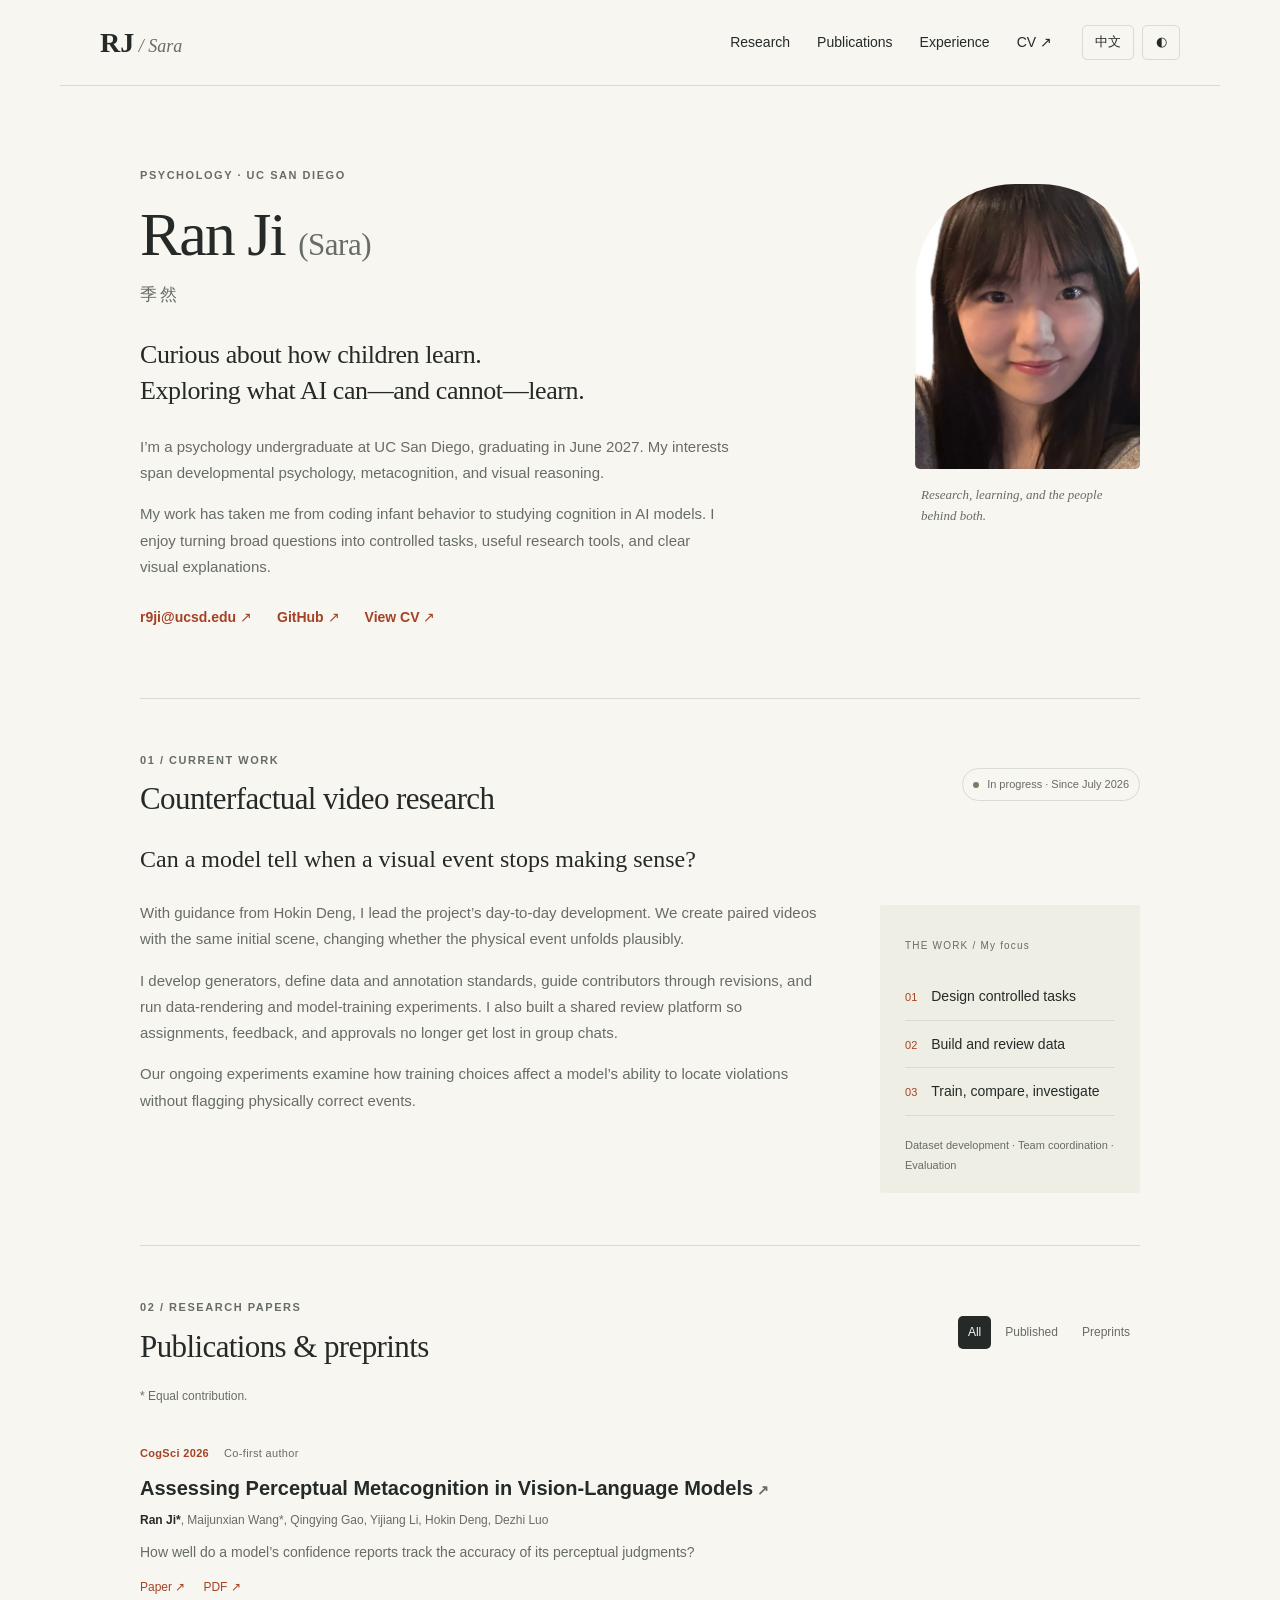
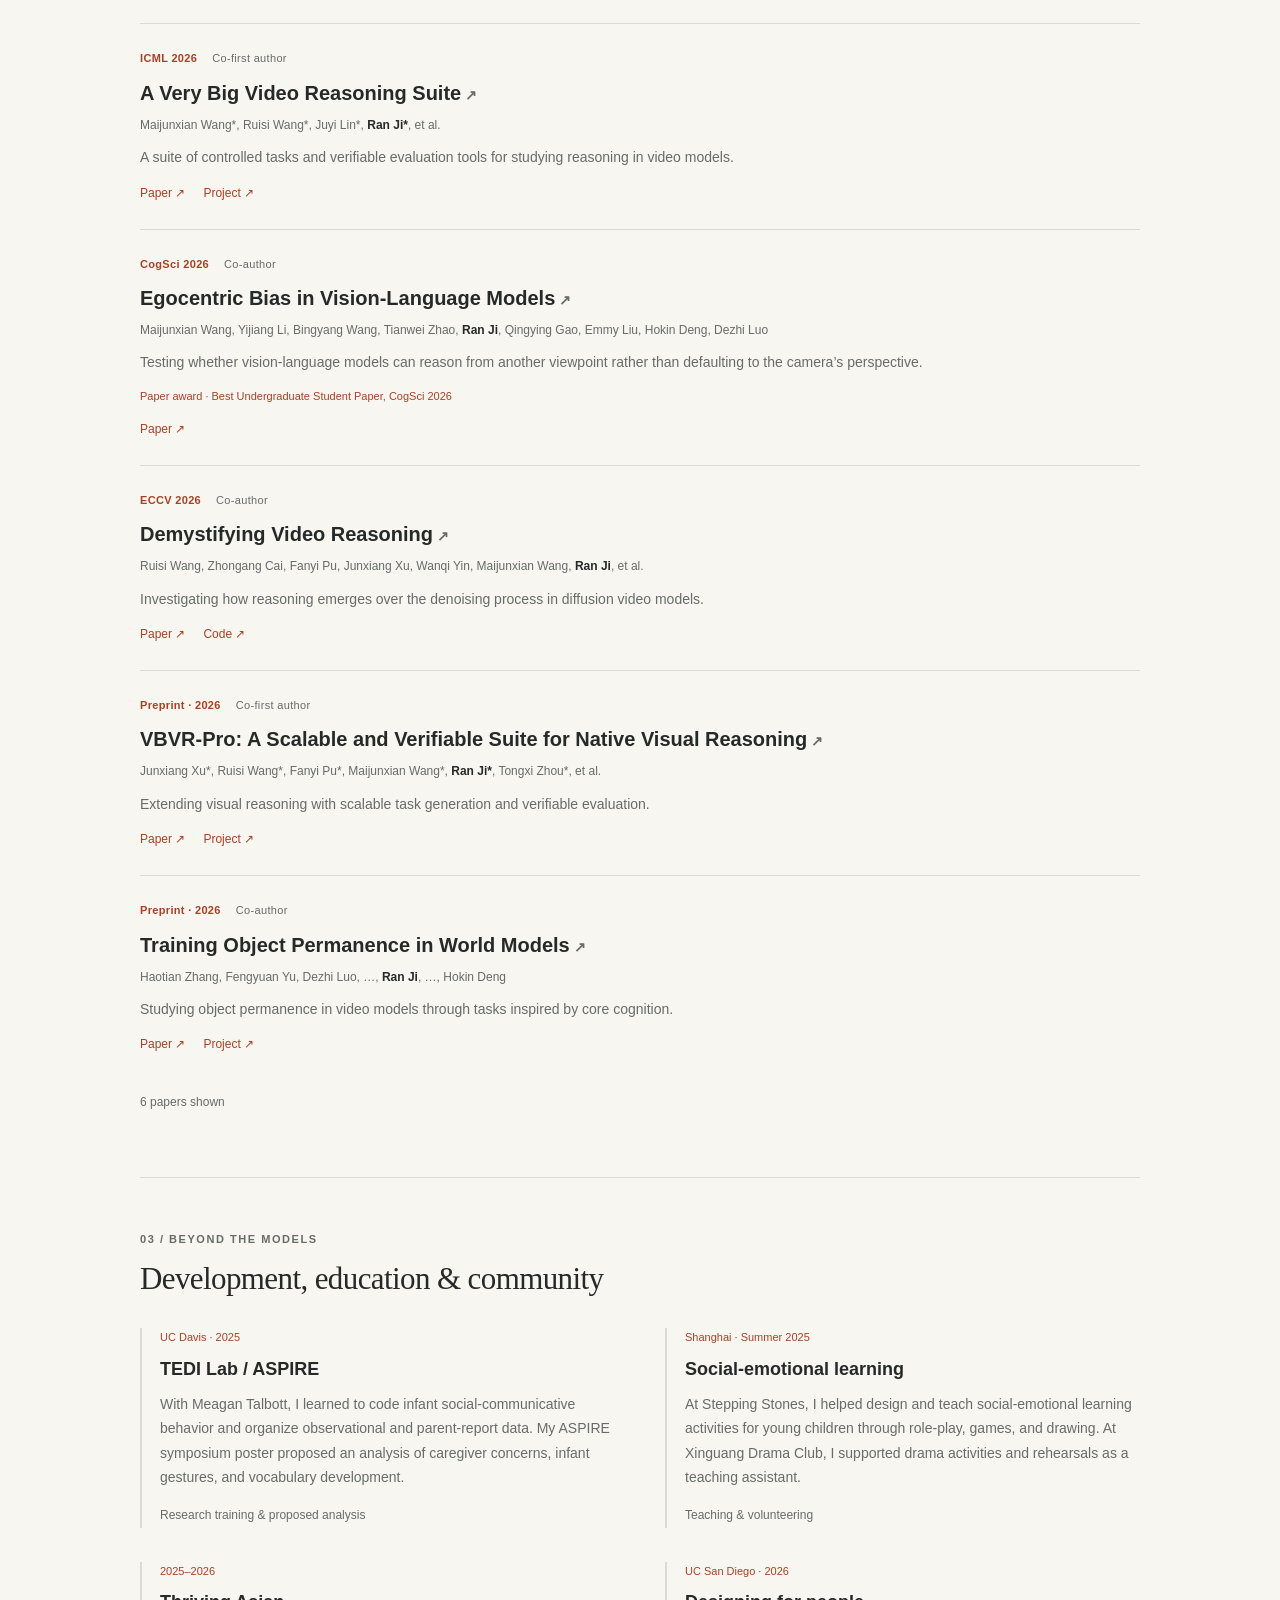
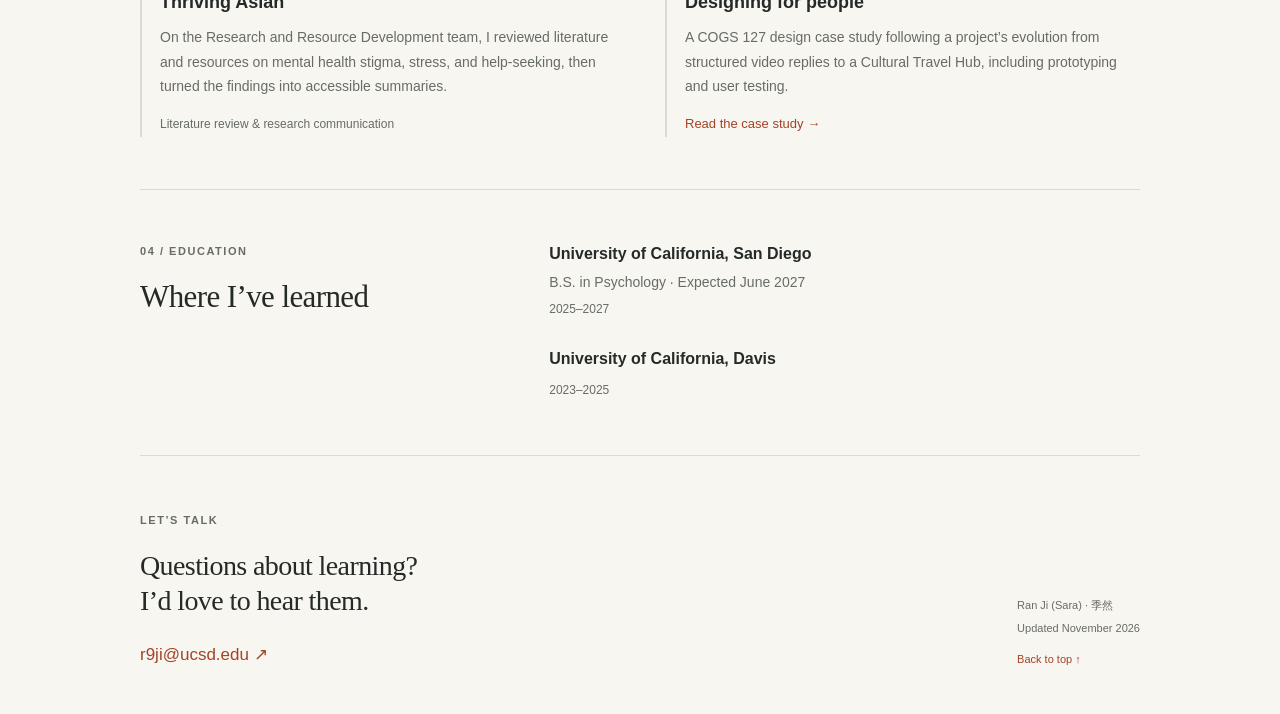
<file: index.html>
<!doctype html><html lang="en"><head><meta charset="utf-8"><meta name="viewport" content="width=device-width, initial-scale=1"><title>Ran Ji (Sara) | Psychology, Development & AI</title><meta name="description" content="Ran Ji (Sara), psychology undergraduate at UC San Diego. Research in metacognition, visual reasoning, and learning, with experience in infant behavior and social-emotional education."><meta name="theme-color" content="#f8f6f1"><link rel="icon" href="favicon.svg" type="image/svg+xml"><link rel="stylesheet" href="styles.css"><script src="site.js" defer></script></head><body><a class="skip-link" href="#main">Skip to content</a><header class="topbar"><a class="wordmark" href="#about">RJ<span> / Sara</span></a><nav aria-label="Main navigation"><a href="#research"><span class="en">Research</span><span class="zh" lang="zh-CN">研究</span></a><a href="#publications"><span class="en">Publications</span><span class="zh" lang="zh-CN">论文</span></a><a href="#experience"><span class="en">Experience</span><span class="zh" lang="zh-CN">经历</span></a><a href="cv.html">CV ↗</a></nav><div class="controls"><button id="language-toggle" type="button" aria-label="Switch to Chinese">中文</button><button id="theme-toggle" type="button" aria-label="Switch to dark theme">◐</button></div></header>
<main id="main"><section class="hero" id="about"><div class="hero-copy"><p class="eyebrow"><span class="en">Psychology · UC San Diego</span><span class="zh" lang="zh-CN">心理学 · 加州大学圣地亚哥分校</span></p><h1>Ran Ji <span>(Sara)</span></h1><p class="chinese-name">季然</p><p class="lead"><span class="en">Curious about how children learn.<br>Exploring what AI can—and cannot—learn.</span><span class="zh" lang="zh-CN">关心儿童如何学习，<br>也探索 AI 能学会什么、还缺少什么。</span></p><p><span class="en">I’m a psychology undergraduate at UC San Diego, graduating in June 2027. My interests span developmental psychology, metacognition, and visual reasoning.</span><span class="zh" lang="zh-CN">我是 UC San Diego 心理学本科生，预计于 2027 年 6 月毕业。我关注发展心理学、元认知和视觉推理。</span></p><p><span class="en">My work has taken me from coding infant behavior to studying cognition in AI models. I enjoy turning broad questions into controlled tasks, useful research tools, and clear visual explanations.</span><span class="zh" lang="zh-CN">我的经历从婴儿行为编码延伸到 AI 模型认知研究。我喜欢把宽泛的问题变成可控任务、实用的研究工具和清晰的视觉表达。</span></p><div class="hero-links"><a href="mailto:r9ji@ucsd.edu">r9ji@ucsd.edu ↗</a><a href="https://github.com/Sarajir" target="_blank" rel="noopener noreferrer">GitHub<span aria-hidden="true"> ↗</span></a><a href="cv.html"><span class="en">View CV</span><span class="zh" lang="zh-CN">查看简历</span> ↗</a></div></div><figure class="portrait"><img src="Ran_Ji.jpg" alt="Ran Ji (Sara)" width="635" height="1006" fetchpriority="high"><figcaption><span class="en">Research, learning, and the people behind both.</span><span class="zh" lang="zh-CN">在研究与学习中，始终关注人。</span></figcaption></figure></section>
<section class="section current" id="research"><div class="section-heading"><div><p class="eyebrow">01 / <span class="en">Current work</span><span class="zh" lang="zh-CN">当前研究</span></p><h2><span class="en">Counterfactual video research</span><span class="zh" lang="zh-CN">反事实视频研究</span></h2></div><span class="status"><span class="en">In progress · Since July 2026</span><span class="zh" lang="zh-CN">进行中 · 2026 年 7 月至今</span></span></div><p class="section-intro"><span class="en">Can a model tell when a visual event stops making sense?</span><span class="zh" lang="zh-CN">模型能否识别一个视觉事件何时开始不合常理？</span></p><div class="research-body"><div><p><span class="en">With guidance from Hokin Deng, I lead the project’s day-to-day development. We create paired videos with the same initial scene, changing whether the physical event unfolds plausibly.</span><span class="zh" lang="zh-CN">在 Hokin Deng 的指导下，我负责项目的日常统筹。我们从相同初始场景生成成对视频，控制事件是否符合物理规律。</span></p><p><span class="en">I develop generators, define data and annotation standards, guide contributors through revisions, and run data-rendering and model-training experiments. I also built a shared review platform so assignments, feedback, and approvals no longer get lost in group chats.</span><span class="zh" lang="zh-CN">我开发生成器、制定数据与标注标准、指导成员修改，并开展数据渲染和模型训练实验。我也搭建了共享审核平台，让任务、反馈和审批不再淹没在群聊中。</span></p><p><span class="en">Our ongoing experiments examine how training choices affect a model’s ability to locate violations without flagging physically correct events.</span><span class="zh" lang="zh-CN">我们正在研究不同训练选择如何影响模型定位物理错误的能力，以及它是否会把正常事件误判为错误。</span></p></div><aside class="research-note"><span class="note-index">THE WORK / <span class="en">My focus</span><span class="zh" lang="zh-CN">我的工作</span></span><ol><li><span class="en">Design controlled tasks</span><span class="zh" lang="zh-CN">设计可控任务</span></li><li><span class="en">Build and review data</span><span class="zh" lang="zh-CN">构建与审核数据</span></li><li><span class="en">Train, compare, investigate</span><span class="zh" lang="zh-CN">训练、比较与分析</span></li></ol><p><span class="en">Dataset development · Team coordination · Evaluation</span><span class="zh" lang="zh-CN">数据开发 · 团队协作 · 模型评估</span></p></aside></div></section>
<section class="section" id="publications"><div class="section-heading"><div><p class="eyebrow">02 / <span class="en">Research papers</span><span class="zh" lang="zh-CN">研究论文</span></p><h2><span class="en">Publications & preprints</span><span class="zh" lang="zh-CN">论文与预印本</span></h2></div><div class="filters" role="group" aria-label="Filter publications"><button data-filter="all" aria-pressed="true"><span class="en">All</span><span class="zh" lang="zh-CN">全部</span></button><button data-filter="published" aria-pressed="false"><span class="en">Published</span><span class="zh" lang="zh-CN">已发表</span></button><button data-filter="preprint" aria-pressed="false"><span class="en">Preprints</span><span class="zh" lang="zh-CN">预印本</span></button></div></div><p class="small muted"><span class="en">* Equal contribution.</span><span class="zh" lang="zh-CN">* 表示同等贡献。</span></p><div class="paper-list"><article class="paper" data-kind="published"><div class="paper-meta"><span>CogSci 2026</span><span class="role"><span class="en">Co-first author</span><span class="zh" lang="zh-CN">共同第一作者</span></span></div><h3><a href="https://escholarship.org/uc/item/6xk941fr" target="_blank" rel="noopener noreferrer">Assessing Perceptual Metacognition in Vision-Language Models<span aria-hidden="true"> ↗</span></a></h3><p class="authors"><strong>Ran Ji*</strong>, Maijunxian Wang*, Qingying Gao, Yijiang Li, Hokin Deng, Dezhi Luo</p><p class="paper-description"><span class="en">How well do a model’s confidence reports track the accuracy of its perceptual judgments?</span><span class="zh" lang="zh-CN">模型报告的置信度，能否反映其感知判断的准确性？</span></p><div class="paper-bottom"><div class="paper-links"><a href="https://escholarship.org/uc/item/6xk941fr" target="_blank" rel="noopener noreferrer">Paper<span aria-hidden="true"> ↗</span></a> <a href="https://escholarship.org/content/qt6xk941fr/qt6xk941fr.pdf" target="_blank" rel="noopener noreferrer">PDF<span aria-hidden="true"> ↗</span></a></div></div></article><article class="paper" data-kind="published"><div class="paper-meta"><span>ICML 2026</span><span class="role"><span class="en">Co-first author</span><span class="zh" lang="zh-CN">共同第一作者</span></span></div><h3><a href="https://arxiv.org/abs/2602.20159" target="_blank" rel="noopener noreferrer">A Very Big Video Reasoning Suite<span aria-hidden="true"> ↗</span></a></h3><p class="authors">Maijunxian Wang*, Ruisi Wang*, Juyi Lin*, <strong>Ran Ji*</strong>, et al.</p><p class="paper-description"><span class="en">A suite of controlled tasks and verifiable evaluation tools for studying reasoning in video models.</span><span class="zh" lang="zh-CN">通过可控任务与可验证的评测工具，研究视频模型的推理能力。</span></p><div class="paper-bottom"><div class="paper-links"><a href="https://arxiv.org/abs/2602.20159" target="_blank" rel="noopener noreferrer">Paper<span aria-hidden="true"> ↗</span></a> <a href="https://video-reason.com/" target="_blank" rel="noopener noreferrer">Project<span aria-hidden="true"> ↗</span></a></div></div></article><article class="paper" data-kind="published"><div class="paper-meta"><span>CogSci 2026</span><span class="role"><span class="en">Co-author</span><span class="zh" lang="zh-CN">共同作者</span></span></div><h3><a href="https://arxiv.org/abs/2602.15892" target="_blank" rel="noopener noreferrer">Egocentric Bias in Vision-Language Models<span aria-hidden="true"> ↗</span></a></h3><p class="authors">Maijunxian Wang, Yijiang Li, Bingyang Wang, Tianwei Zhao, <strong>Ran Ji</strong>, Qingying Gao, Emmy Liu, Hokin Deng, Dezhi Luo</p><p class="paper-description"><span class="en">Testing whether vision-language models can reason from another viewpoint rather than defaulting to the camera’s perspective.</span><span class="zh" lang="zh-CN">检验视觉语言模型能否采用他人的视角，而非默认使用摄像机视角。</span></p><p class="award"><span class="en">Paper award · Best Undergraduate Student Paper, CogSci 2026</span><span class="zh" lang="zh-CN">论文奖项 · CogSci 2026 最佳本科生论文</span></p><div class="paper-bottom"><div class="paper-links"><a href="https://arxiv.org/abs/2602.15892" target="_blank" rel="noopener noreferrer">Paper<span aria-hidden="true"> ↗</span></a></div></div></article><article class="paper" data-kind="published"><div class="paper-meta"><span>ECCV 2026</span><span class="role"><span class="en">Co-author</span><span class="zh" lang="zh-CN">共同作者</span></span></div><h3><a href="https://arxiv.org/abs/2603.16870" target="_blank" rel="noopener noreferrer">Demystifying Video Reasoning<span aria-hidden="true"> ↗</span></a></h3><p class="authors">Ruisi Wang, Zhongang Cai, Fanyi Pu, Junxiang Xu, Wanqi Yin, Maijunxian Wang, <strong>Ran Ji</strong>, et al.</p><p class="paper-description"><span class="en">Investigating how reasoning emerges over the denoising process in diffusion video models.</span><span class="zh" lang="zh-CN">研究扩散视频模型的推理如何在去噪过程中形成。</span></p><div class="paper-bottom"><div class="paper-links"><a href="https://arxiv.org/abs/2603.16870" target="_blank" rel="noopener noreferrer">Paper<span aria-hidden="true"> ↗</span></a> <a href="https://github.com/OpenSenseNova/Demystifying_Video_Reasoning" target="_blank" rel="noopener noreferrer">Code<span aria-hidden="true"> ↗</span></a></div></div></article><article class="paper" data-kind="preprint"><div class="paper-meta"><span>Preprint · 2026</span><span class="role"><span class="en">Co-first author</span><span class="zh" lang="zh-CN">共同第一作者</span></span></div><h3><a href="https://arxiv.org/abs/2608.26105" target="_blank" rel="noopener noreferrer">VBVR-Pro: A Scalable and Verifiable Suite for Native Visual Reasoning<span aria-hidden="true"> ↗</span></a></h3><p class="authors">Junxiang Xu*, Ruisi Wang*, Fanyi Pu*, Maijunxian Wang*, <strong>Ran Ji*</strong>, Tongxi Zhou*, et al.</p><p class="paper-description"><span class="en">Extending visual reasoning with scalable task generation and verifiable evaluation.</span><span class="zh" lang="zh-CN">通过可扩展的任务生成与可验证评测，拓展视觉推理研究。</span></p><div class="paper-bottom"><div class="paper-links"><a href="https://arxiv.org/abs/2608.26105" target="_blank" rel="noopener noreferrer">Paper<span aria-hidden="true"> ↗</span></a> <a href="https://video-reason.com/" target="_blank" rel="noopener noreferrer">Project<span aria-hidden="true"> ↗</span></a></div></div></article><article class="paper" data-kind="preprint"><div class="paper-meta"><span>Preprint · 2026</span><span class="role"><span class="en">Co-author</span><span class="zh" lang="zh-CN">共同作者</span></span></div><h3><a href="https://arxiv.org/abs/2609.28654" target="_blank" rel="noopener noreferrer">Training Object Permanence in World Models<span aria-hidden="true"> ↗</span></a></h3><p class="authors">Haotian Zhang, Fengyuan Yu, Dezhi Luo, …, <strong>Ran Ji</strong>, …, Hokin Deng</p><p class="paper-description"><span class="en">Studying object permanence in video models through tasks inspired by core cognition.</span><span class="zh" lang="zh-CN">利用受核心认知启发的任务，研究视频模型中的客体永久性。</span></p><div class="paper-bottom"><div class="paper-links"><a href="https://arxiv.org/abs/2609.28654" target="_blank" rel="noopener noreferrer">Paper<span aria-hidden="true"> ↗</span></a> <a href="https://object-permanence.world/" target="_blank" rel="noopener noreferrer">Project<span aria-hidden="true"> ↗</span></a></div></div></article></div><p id="paper-count" class="small muted" aria-live="polite"></p></section>
<section class="section" id="experience"><div class="section-heading"><div><p class="eyebrow">03 / <span class="en">Beyond the models</span><span class="zh" lang="zh-CN">模型之外</span></p><h2><span class="en">Development, education & community</span><span class="zh" lang="zh-CN">发展、教育与社区</span></h2></div></div><div class="experience-grid">
<article><p class="date">UC Davis · 2025</p><h3>TEDI Lab / ASPIRE</h3><p><span class="en">With Meagan Talbott, I learned to code infant social-communicative behavior and organize observational and parent-report data. My ASPIRE symposium poster proposed an analysis of caregiver concerns, infant gestures, and vocabulary development.</span><span class="zh" lang="zh-CN">在 Meagan Talbott 的指导下，我学习婴儿社会沟通行为编码，整理观察数据与家长报告。ASPIRE 展示海报提出了关于照护者担忧、婴儿手势与词汇发展的分析方案。</span></p><span class="small muted"><span class="en">Research training & proposed analysis</span><span class="zh" lang="zh-CN">研究训练与分析方案</span></span></article>
<article><p class="date">Shanghai · Summer 2025</p><h3><span class="en">Social-emotional learning</span><span class="zh" lang="zh-CN">社会情绪学习（SEL）</span></h3><p><span class="en">At Stepping Stones, I helped design and teach social-emotional learning activities for young children through role-play, games, and drawing. At Xinguang Drama Club, I supported drama activities and rehearsals as a teaching assistant.</span><span class="zh" lang="zh-CN">在 Stepping Stones，我通过角色扮演、游戏和绘画参与设计与开展儿童社会情绪学习活动；在心光戏剧社，我以助教身份协助戏剧活动与排练。</span></p><span class="small muted"><span class="en">Teaching & volunteering</span><span class="zh" lang="zh-CN">教学与志愿服务</span></span></article>
<article><p class="date">2025–2026</p><h3>Thriving Asian</h3><p><span class="en">On the Research and Resource Development team, I reviewed literature and resources on mental health stigma, stress, and help-seeking, then turned the findings into accessible summaries.</span><span class="zh" lang="zh-CN">在 Research and Resource Development 团队中，我围绕心理健康污名、压力与求助行为检索文献和资源，并整理为易读的摘要。</span></p><span class="small muted"><span class="en">Literature review & research communication</span><span class="zh" lang="zh-CN">文献梳理与研究传播</span></span></article>
<article><p class="date">UC San Diego · 2026</p><h3><span class="en">Designing for people</span><span class="zh" lang="zh-CN">面向人的设计</span></h3><p><span class="en">A COGS 127 design case study following a project’s evolution from structured video replies to a Cultural Travel Hub, including prototyping and user testing.</span><span class="zh" lang="zh-CN">COGS 127 设计案例记录了项目如何从结构化视频回复转向 Cultural Travel Hub，涵盖原型设计与用户测试。</span></p><a href="cogs127-case-study/"><span class="en">Read the case study</span><span class="zh" lang="zh-CN">查看设计案例</span> →</a></article></div></section>
<section class="section education" id="education"><div><p class="eyebrow">04 / <span class="en">Education</span><span class="zh" lang="zh-CN">教育背景</span></p><h2><span class="en">Where I’ve learned</span><span class="zh" lang="zh-CN">学习经历</span></h2></div><div class="education-list"><article><h3>University of California, San Diego</h3><p><span class="en">B.S. in Psychology · Expected June 2027</span><span class="zh" lang="zh-CN">心理学理学学士（在读）· 预计 2027 年 6 月毕业</span></p><span class="small muted">2025–2027</span></article><article><h3>University of California, Davis</h3><span class="small muted">2023–2025</span></article></div></section>
<footer><div><p class="eyebrow"><span class="en">Let’s talk</span><span class="zh" lang="zh-CN">欢迎联系</span></p><h2><span class="en">Questions about learning?<br>I’d love to hear them.</span><span class="zh" lang="zh-CN">关于学习与认知的问题，<br>欢迎一起交流。</span></h2><a class="footer-email" href="mailto:r9ji@ucsd.edu">r9ji@ucsd.edu ↗</a></div><div class="footer-meta"><p>Ran Ji (Sara) · 季然</p><p><span class="en">Updated November 2026</span><span class="zh" lang="zh-CN">更新于 2026 年 11 月</span></p><a href="#about"><span class="en">Back to top</span><span class="zh" lang="zh-CN">回到顶部</span> ↑</a></div></footer></main></body></html>
</file>
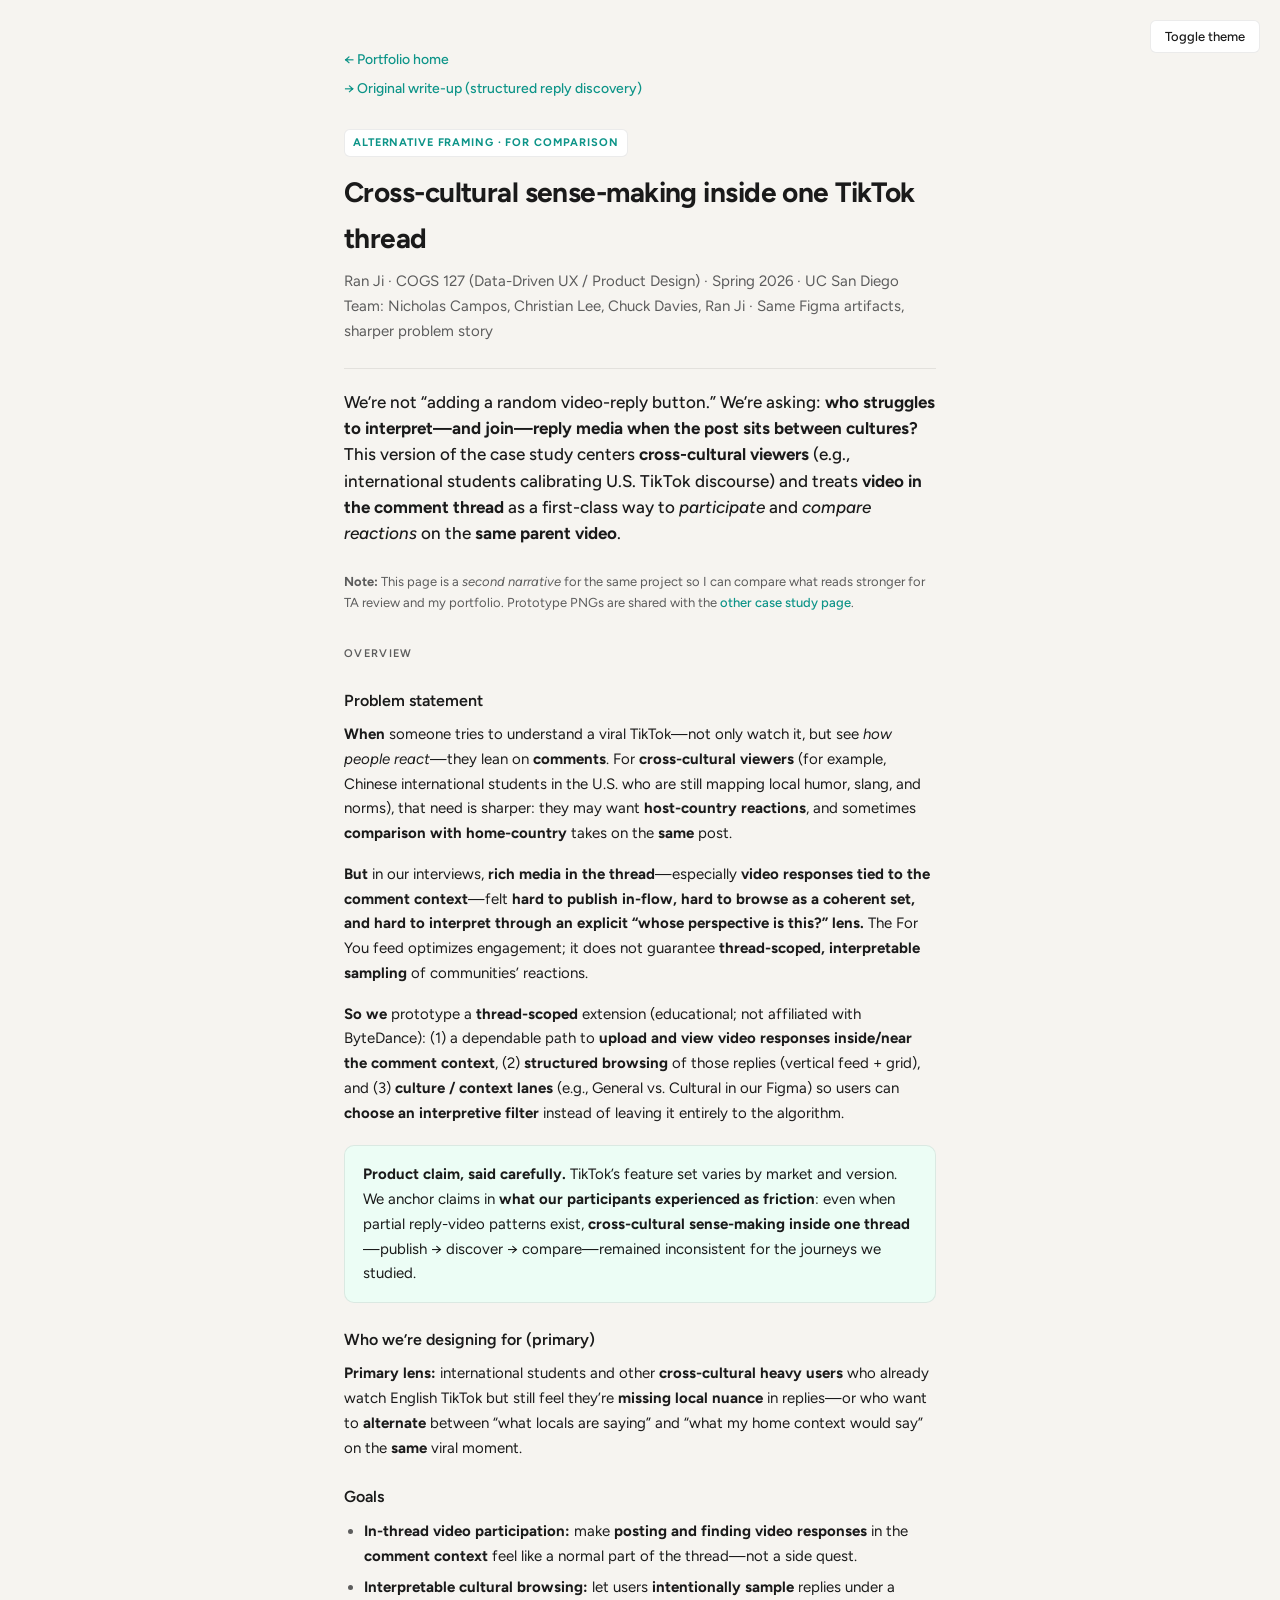
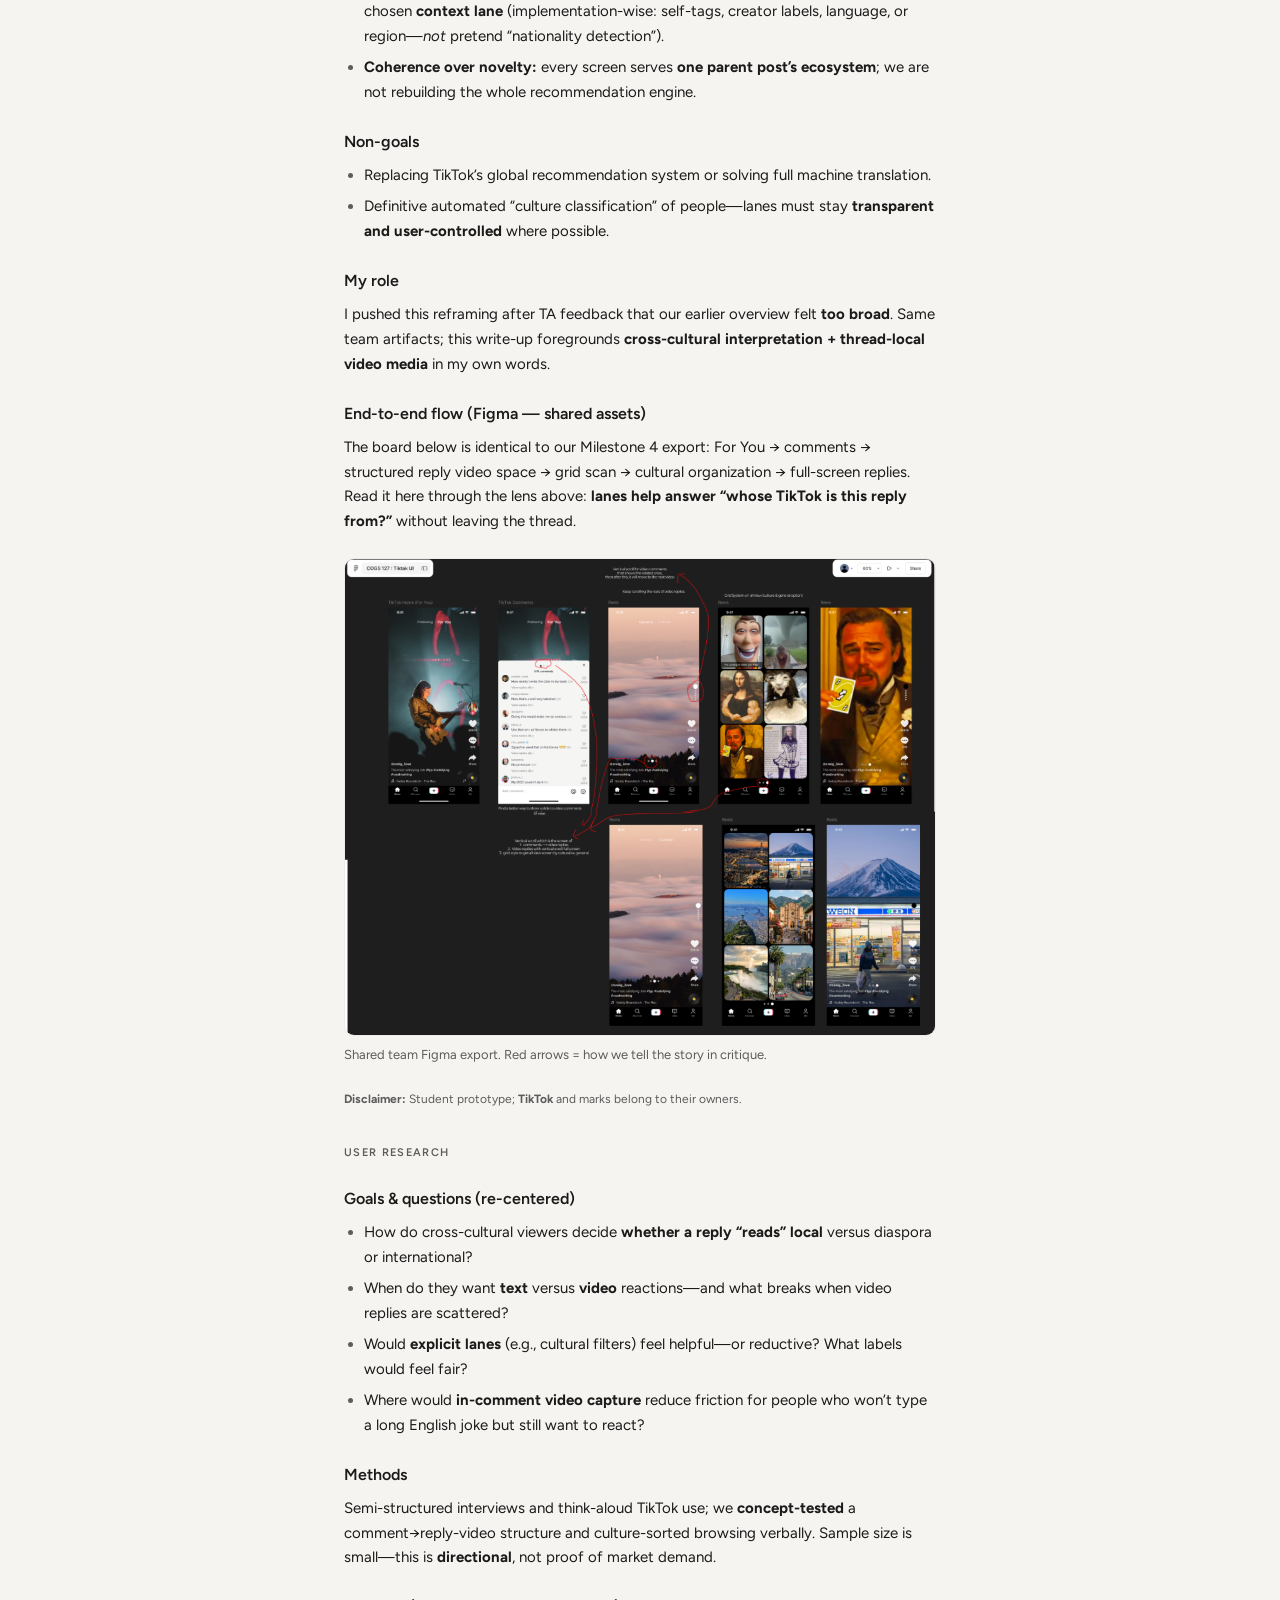
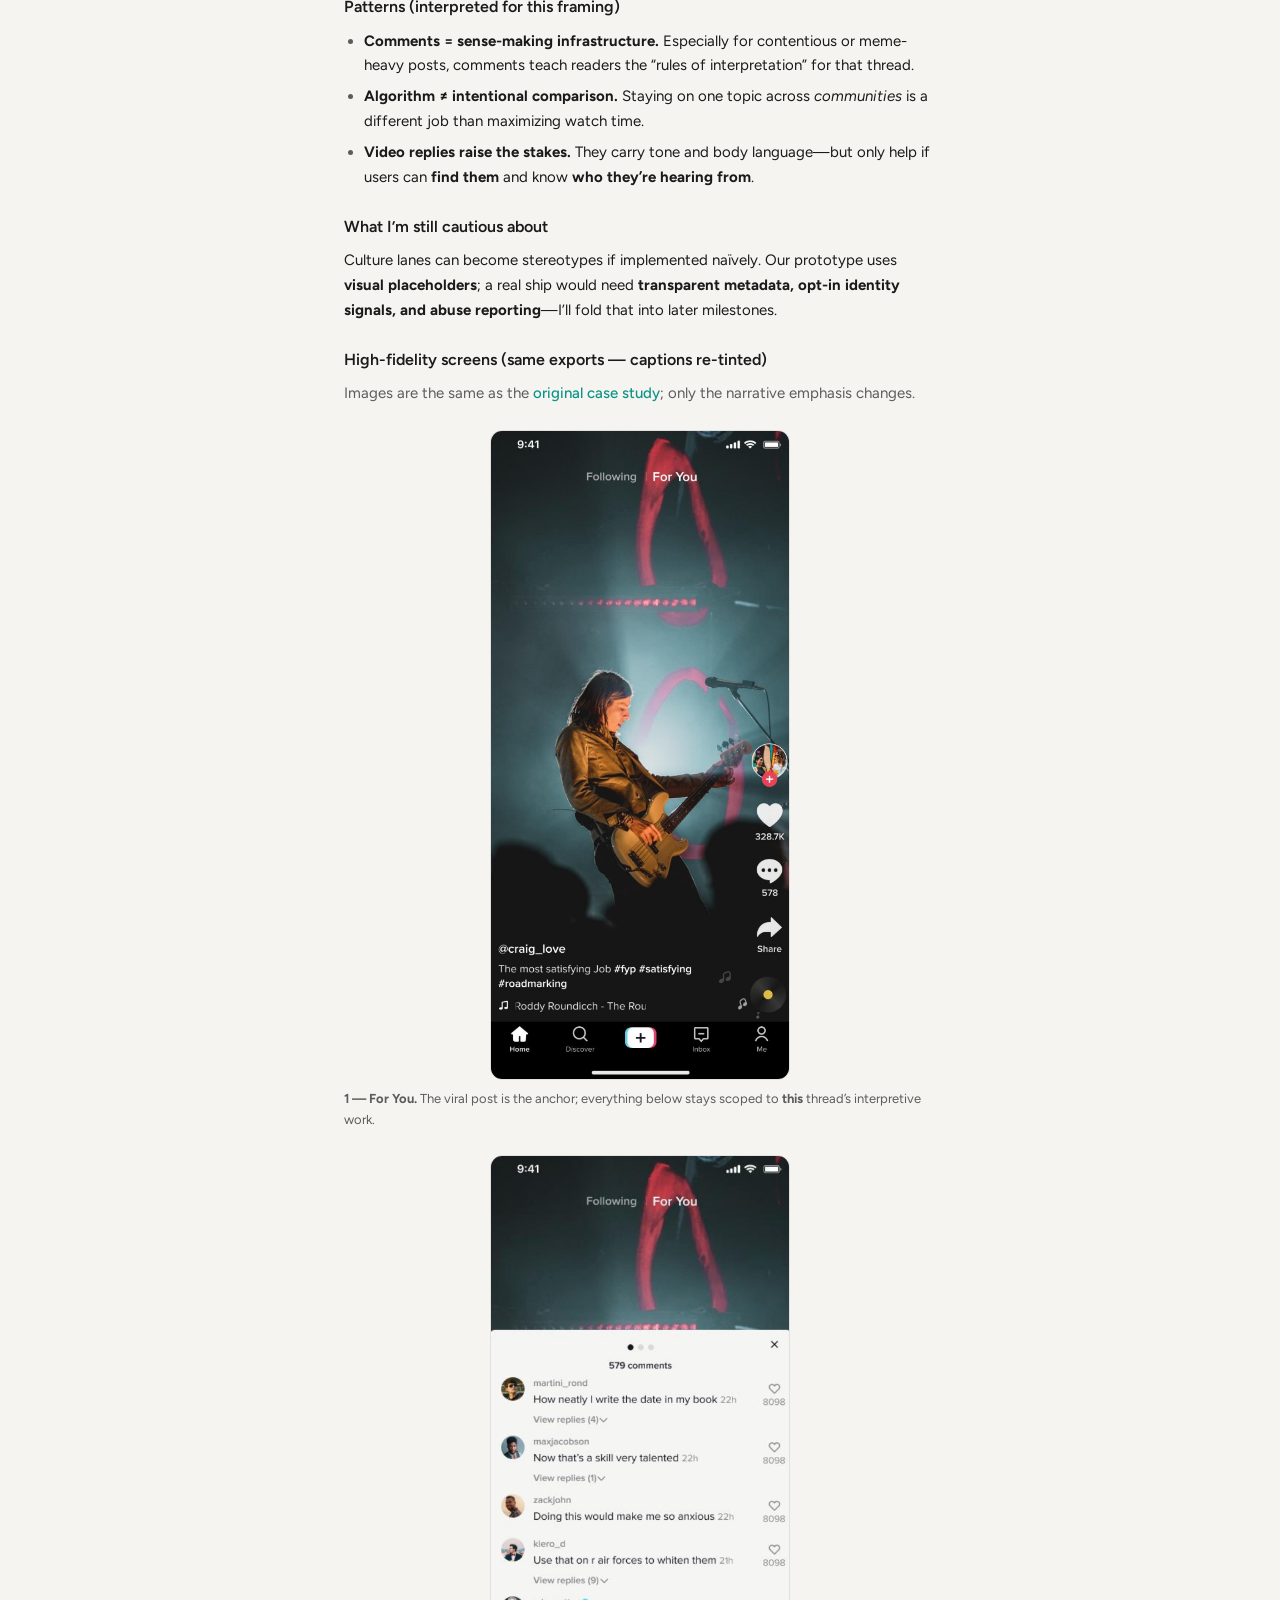
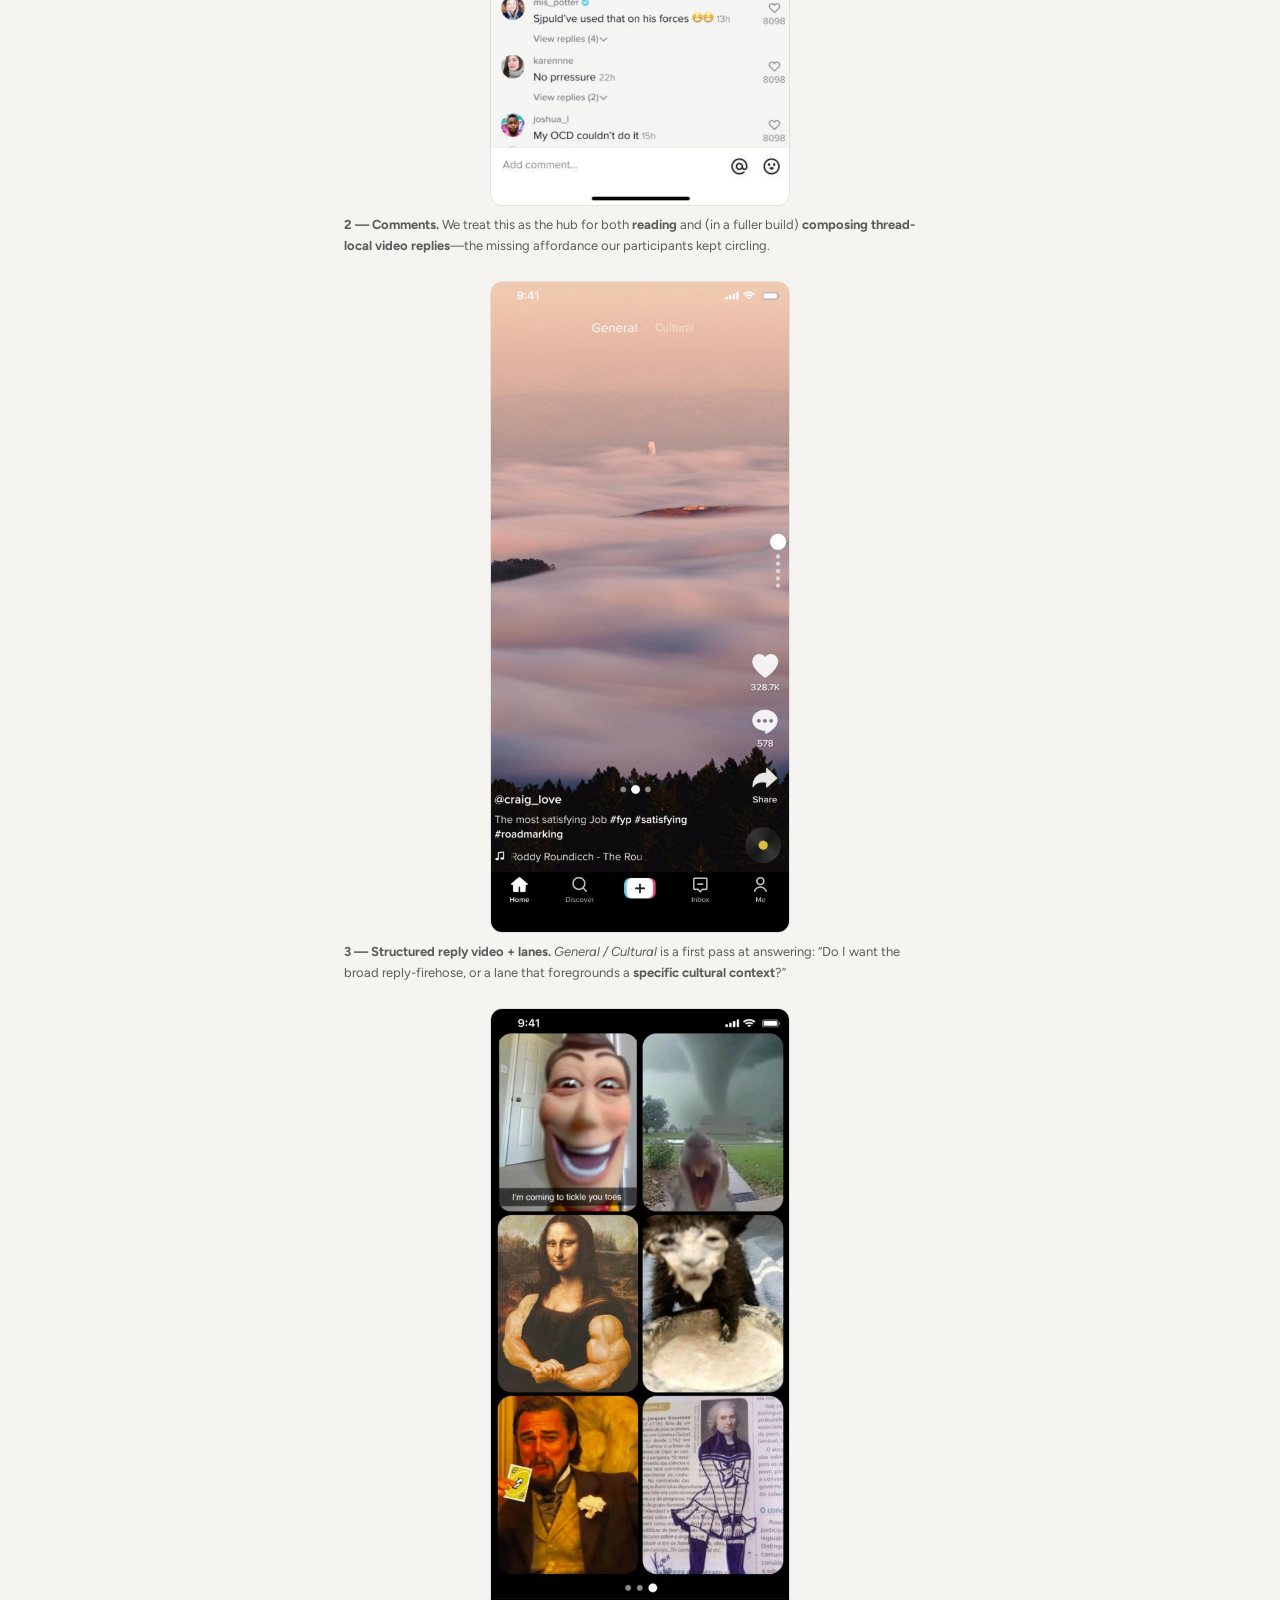
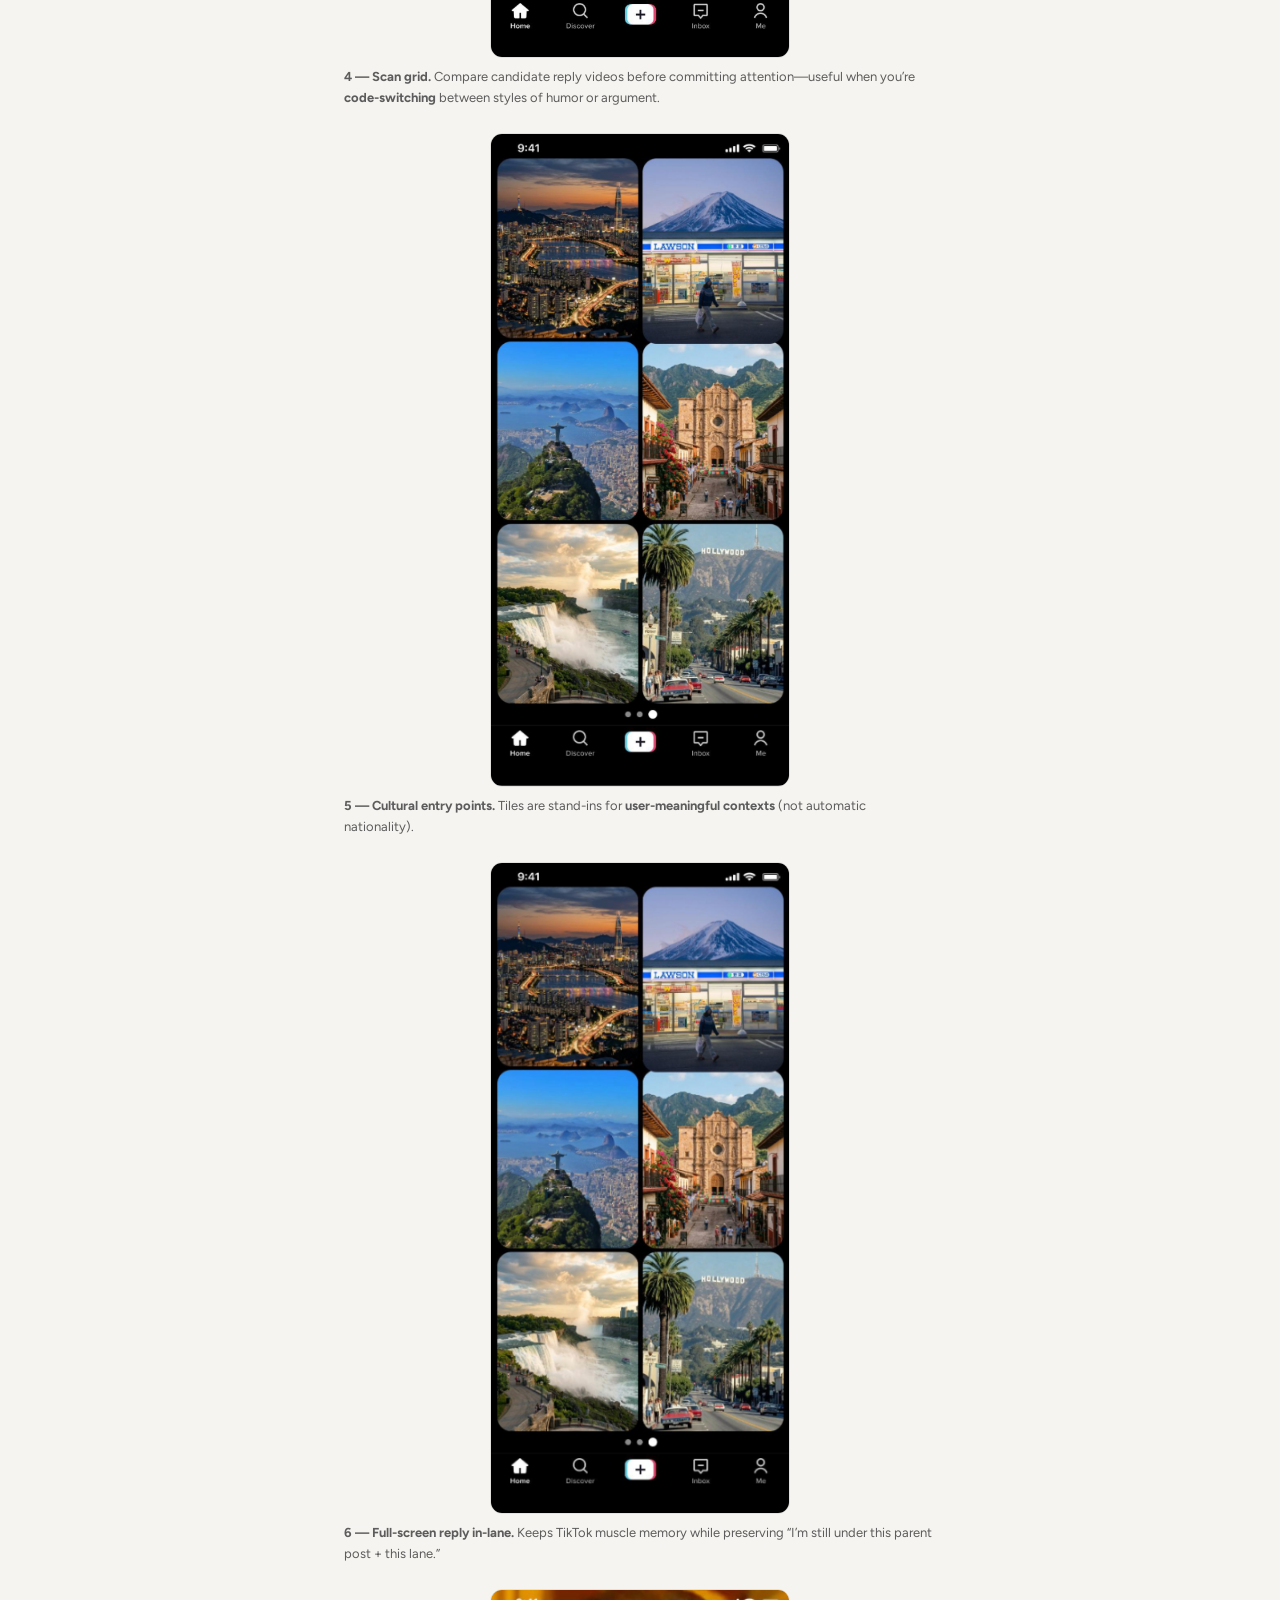
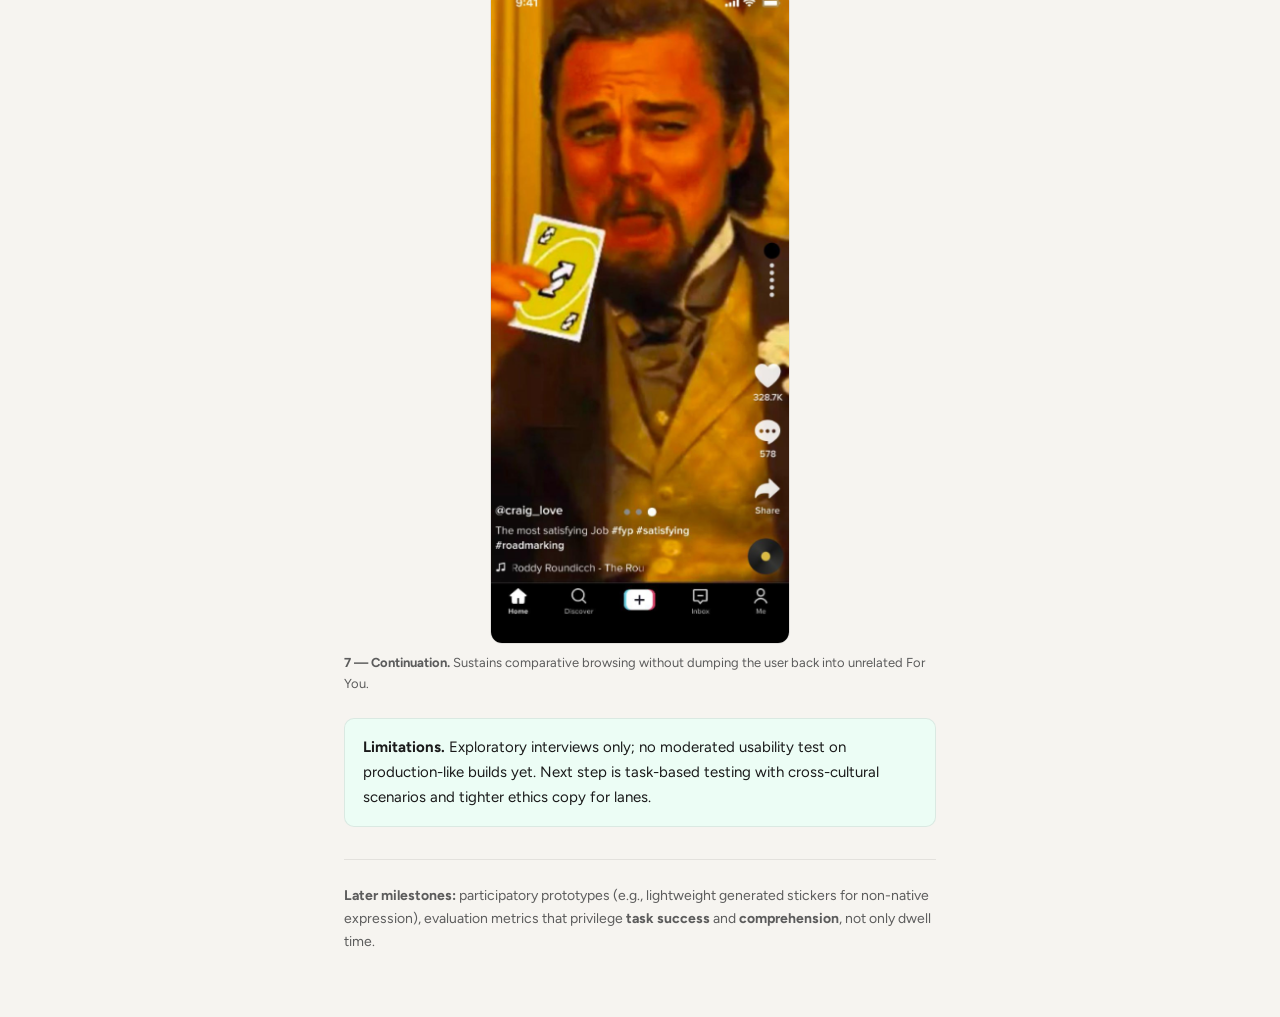
<file: cogs127-case-study-cross-cultural/index.html>
<!DOCTYPE html>
<html lang="en">
<head>
  <meta charset="UTF-8" />
  <meta name="viewport" content="width=device-width, initial-scale=1.0" />
  <title>COGS127 Case Study (v2) — Cross-cultural reply threads — Ran Ji</title>
  <link rel="preconnect" href="https://fonts.googleapis.com" />
  <link rel="preconnect" href="https://fonts.gstatic.com" crossorigin />
  <link href="https://fonts.googleapis.com/css2?family=Figtree:wght@400;500;600;700&display=swap" rel="stylesheet" />
  <style>
    :root {
      --bg: #f6f4f0;
      --text: #1a1a1a;
      --text-muted: #5c5c5c;
      --accent: #0d9488;
      --accent-hover: #0f766e;
      --border: rgba(0, 0, 0, 0.08);
      --block-bg: #fff;
      --callout: #ecfdf5;
    }
    [data-theme="dark"] {
      --bg: #0f0f0f;
      --text: #f0f0ee;
      --text-muted: #9a9a98;
      --accent: #2dd4bf;
      --accent-hover: #5eead4;
      --border: rgba(255, 255, 255, 0.1);
      --block-bg: #181818;
      --callout: #0c1a17;
    }
    * { box-sizing: border-box; }
    body {
      font-family: 'Figtree', -apple-system, BlinkMacSystemFont, sans-serif;
      background: var(--bg);
      color: var(--text);
      margin: 0;
      min-height: 100vh;
      line-height: 1.65;
      -webkit-font-smoothing: antialiased;
    }
    .container {
      max-width: 640px;
      margin: 0 auto;
      padding: 3rem 1.5rem 4rem;
    }
    .back {
      font-size: 0.875rem;
      margin-bottom: 0.35rem;
    }
    .back-row { margin-bottom: 1.75rem; }
    h1 {
      font-size: 1.75rem;
      font-weight: 700;
      margin: 0 0 0.5rem 0;
      letter-spacing: -0.02em;
    }
    .subtitle {
      font-size: 0.9375rem;
      color: var(--text-muted);
      margin: 0 0 1.25rem 0;
      padding-bottom: 1.5rem;
      border-bottom: 1px solid var(--border);
    }
    .badge {
      display: inline-block;
      font-size: 0.6875rem;
      font-weight: 700;
      letter-spacing: 0.08em;
      text-transform: uppercase;
      color: var(--accent);
      border: 1px solid var(--border);
      padding: 0.25rem 0.5rem;
      border-radius: 6px;
      margin-bottom: 0.75rem;
      background: var(--block-bg);
    }
    .lead {
      font-size: 1.0625rem;
      font-weight: 500;
      line-height: 1.55;
      margin: 0 0 1.5rem 0;
      color: var(--text);
    }
    .meta {
      font-size: 0.8125rem;
      color: var(--text-muted);
      margin: 0 0 2rem 0;
    }
    h2 {
      font-size: 0.6875rem;
      font-weight: 600;
      letter-spacing: 0.12em;
      text-transform: uppercase;
      color: var(--text-muted);
      margin: 2.25rem 0 0.75rem 0;
    }
    h2:first-of-type { margin-top: 0; }
    h3 {
      font-size: 1rem;
      font-weight: 600;
      margin: 1.5rem 0 0.5rem 0;
      color: var(--text);
    }
    p {
      margin: 0 0 1rem 0;
      font-size: 0.9375rem;
      color: var(--text);
    }
    ul {
      margin: 0 0 1rem 0;
      padding-left: 1.25rem;
      font-size: 0.9375rem;
    }
    li { margin-bottom: 0.4rem; }
    li::marker { color: var(--text-muted); }
    a {
      color: var(--accent);
      text-decoration: none;
      font-weight: 500;
    }
    a:hover { color: var(--accent-hover); }
    .callout {
      background: var(--callout);
      border: 1px solid var(--border);
      border-radius: 10px;
      padding: 1rem 1.125rem;
      margin: 1.25rem 0;
      font-size: 0.9375rem;
    }
    .callout strong { color: var(--text); }
    figure { margin: 1.5rem 0; padding: 0; }
    figcaption {
      font-size: 0.8125rem;
      color: var(--text-muted);
      margin-top: 0.5rem;
    }
    .flow-board {
      display: block;
      width: 100%;
      height: auto;
      margin: 0 auto;
      border-radius: 10px;
      border: 1px solid var(--border);
      background: var(--block-bg);
    }
    .screen-shot {
      display: block;
      width: 100%;
      max-width: 300px;
      margin: 0 auto;
      border-radius: 12px;
      border: 1px solid var(--border);
    }
    .proto-intro {
      font-size: 0.9375rem;
      color: var(--text-muted);
      margin: 0 0 1.25rem 0;
    }
    .legal-note {
      font-size: 0.75rem;
      color: var(--text-muted);
      line-height: 1.5;
      margin: 1rem 0 0 0;
    }
    .section-note {
      font-size: 0.875rem;
      color: var(--text-muted);
      margin: 2rem 0 0 0;
      padding-top: 1.5rem;
      border-top: 1px solid var(--border);
    }
    .theme-toggle {
      position: fixed;
      top: 1.25rem;
      right: 1.25rem;
      z-index: 1000;
    }
    button {
      background: var(--block-bg);
      border: 1px solid var(--border);
      color: var(--text);
      padding: 0.5rem 0.875rem;
      border-radius: 6px;
      cursor: pointer;
      font-size: 0.8125rem;
      font-weight: 500;
      font-family: inherit;
    }
    button:hover {
      background: var(--accent);
      border-color: var(--accent);
      color: #fff;
    }
    @media (max-width: 768px) {
      .container { padding: 2rem 1.25rem 3rem; }
      .theme-toggle { position: relative; top: auto; right: auto; margin-bottom: 1rem; }
    }
  </style>
</head>
<body>
  <div class="theme-toggle">
    <button type="button" onclick="toggleTheme()">Toggle theme</button>
  </div>

  <div class="container">
    <div class="back-row">
      <p class="back"><a href="../">← Portfolio home</a></p>
      <p class="back"><a href="../cogs127-case-study/">→ Original write-up (structured reply discovery)</a></p>
    </div>

    <p class="badge">Alternative framing · for comparison</p>
    <h1>Cross-cultural sense-making inside one TikTok thread</h1>
    <p class="subtitle">
      Ran Ji · COGS 127 (Data-Driven UX / Product Design) · Spring 2026 · UC San Diego<br />
      Team: Nicholas Campos, Christian Lee, Chuck Davies, Ran Ji · Same Figma artifacts, sharper problem story
    </p>

    <p class="lead">
      We’re not “adding a random video-reply button.” We’re asking: <strong>who struggles to interpret—and join—reply media when the post sits between cultures?</strong> This version of the case study centers <strong>cross-cultural viewers</strong> (e.g., international students calibrating U.S. TikTok discourse) and treats <strong>video in the comment thread</strong> as a first-class way to <em>participate</em> and <em>compare reactions</em> on the <strong>same parent video</strong>.
    </p>
    <p class="meta">
      <strong>Note:</strong> This page is a <em>second narrative</em> for the same project so I can compare what reads stronger for TA review and my portfolio. Prototype PNGs are shared with the <a href="../cogs127-case-study/">other case study page</a>.
    </p>

    <h2>Overview</h2>

    <h3>Problem statement</h3>
    <p>
      <strong>When</strong> someone tries to understand a viral TikTok—not only watch it, but see <em>how people react</em>—they lean on <strong>comments</strong>. For <strong>cross-cultural viewers</strong> (for example, Chinese international students in the U.S. who are still mapping local humor, slang, and norms), that need is sharper: they may want <strong>host-country reactions</strong>, and sometimes <strong>comparison with home-country</strong> takes on the <strong>same</strong> post.
    </p>
    <p>
      <strong>But</strong> in our interviews, <strong>rich media in the thread</strong>—especially <strong>video responses tied to the comment context</strong>—felt <strong>hard to publish in-flow, hard to browse as a coherent set, and hard to interpret through an explicit “whose perspective is this?” lens.</strong> The For You feed optimizes engagement; it does not guarantee <strong>thread-scoped, interpretable sampling</strong> of communities’ reactions.
    </p>
    <p>
      <strong>So we</strong> prototype a <strong>thread-scoped</strong> extension (educational; not affiliated with ByteDance): (1) a dependable path to <strong>upload and view video responses inside/near the comment context</strong>, (2) <strong>structured browsing</strong> of those replies (vertical feed + grid), and (3) <strong>culture / context lanes</strong> (e.g., General vs. Cultural in our Figma) so users can <strong>choose an interpretive filter</strong> instead of leaving it entirely to the algorithm.
    </p>

    <div class="callout">
      <strong>Product claim, said carefully.</strong> TikTok’s feature set varies by market and version. We anchor claims in <strong>what our participants experienced as friction</strong>: even when partial reply-video patterns exist, <strong>cross-cultural sense-making inside one thread</strong>—publish → discover → compare—remained inconsistent for the journeys we studied.
    </div>

    <h3>Who we’re designing for (primary)</h3>
    <p>
      <strong>Primary lens:</strong> international students and other <strong>cross-cultural heavy users</strong> who already watch English TikTok but still feel they’re <strong>missing local nuance</strong> in replies—or who want to <strong>alternate</strong> between “what locals are saying” and “what my home context would say” on the <strong>same</strong> viral moment.
    </p>

    <h3>Goals</h3>
    <ul>
      <li><strong>In-thread video participation:</strong> make <strong>posting and finding video responses</strong> in the <strong>comment context</strong> feel like a normal part of the thread—not a side quest.</li>
      <li><strong>Interpretable cultural browsing:</strong> let users <strong>intentionally sample</strong> replies under a chosen <strong>context lane</strong> (implementation-wise: self-tags, creator labels, language, or region—<em>not</em> pretend “nationality detection”).</li>
      <li><strong>Coherence over novelty:</strong> every screen serves <strong>one parent post’s ecosystem</strong>; we are not rebuilding the whole recommendation engine.</li>
    </ul>

    <h3>Non-goals</h3>
    <ul>
      <li>Replacing TikTok’s global recommendation system or solving full machine translation.</li>
      <li>Definitive automated “culture classification” of people—lanes must stay <strong>transparent and user-controlled</strong> where possible.</li>
    </ul>

    <h3>My role</h3>
    <p>
      I pushed this reframing after TA feedback that our earlier overview felt <strong>too broad</strong>. Same team artifacts; this write-up foregrounds <strong>cross-cultural interpretation + thread-local video media</strong> in my own words.
    </p>

    <h3>End-to-end flow (Figma — shared assets)</h3>
    <p>
      The board below is identical to our Milestone&nbsp;4 export: For You → comments → structured reply video space → grid scan → cultural organization → full-screen replies. Read it here through the lens above: <strong>lanes help answer “whose TikTok is this reply from?”</strong> without leaving the thread.
    </p>
    <figure>
      <img
        class="flow-board"
        src="../cogs127-case-study/images/user-flow-full.png"
        alt="Figma: full flow including comments, structured video replies, grid, and cultural categories"
        loading="lazy"
      />
      <figcaption>Shared team Figma export. Red arrows = how we tell the story in critique.</figcaption>
    </figure>
    <p class="legal-note">
      <strong>Disclaimer:</strong> Student prototype; <strong>TikTok</strong> and marks belong to their owners.
    </p>

    <h2>User research</h2>

    <h3>Goals &amp; questions (re-centered)</h3>
    <ul>
      <li>How do cross-cultural viewers decide <strong>whether a reply “reads” local</strong> versus diaspora or international?</li>
      <li>When do they want <strong>text</strong> versus <strong>video</strong> reactions—and what breaks when video replies are scattered?</li>
      <li>Would <strong>explicit lanes</strong> (e.g., cultural filters) feel helpful—or reductive? What labels would feel fair?</li>
      <li>Where would <strong>in-comment video capture</strong> reduce friction for people who won’t type a long English joke but still want to react?</li>
    </ul>

    <h3>Methods</h3>
    <p>
      Semi-structured interviews and think-aloud TikTok use; we <strong>concept-tested</strong> a comment→reply-video structure and culture-sorted browsing verbally. Sample size is small—this is <strong>directional</strong>, not proof of market demand.
    </p>

    <h3>Patterns (interpreted for this framing)</h3>
    <ul>
      <li><strong>Comments = sense-making infrastructure.</strong> Especially for contentious or meme-heavy posts, comments teach readers the “rules of interpretation” for that thread.</li>
      <li><strong>Algorithm ≠ intentional comparison.</strong> Staying on one topic across <em>communities</em> is a different job than maximizing watch time.</li>
      <li><strong>Video replies raise the stakes.</strong> They carry tone and body language—but only help if users can <strong>find them</strong> and know <strong>who they’re hearing from</strong>.</li>
    </ul>

    <h3>What I’m still cautious about</h3>
    <p>
      Culture lanes can become stereotypes if implemented naïvely. Our prototype uses <strong>visual placeholders</strong>; a real ship would need <strong>transparent metadata, opt-in identity signals, and abuse reporting</strong>—I’ll fold that into later milestones.
    </p>

    <h3>High-fidelity screens (same exports — captions re-tinted)</h3>
    <p class="proto-intro">
      Images are the same as the <a href="../cogs127-case-study/">original case study</a>; only the narrative emphasis changes.
    </p>

    <figure>
      <img class="screen-shot" src="../cogs127-case-study/images/screen-01.png" alt="For You" loading="lazy" />
      <figcaption><strong>1 — For You.</strong> The viral post is the anchor; everything below stays scoped to <strong>this</strong> thread’s interpretive work.</figcaption>
    </figure>

    <figure>
      <img class="screen-shot" src="../cogs127-case-study/images/screen-02.png" alt="Comments" loading="lazy" />
      <figcaption><strong>2 — Comments.</strong> We treat this as the hub for both <strong>reading</strong> and (in a fuller build) <strong>composing thread-local video replies</strong>—the missing affordance our participants kept circling.</figcaption>
    </figure>

    <figure>
      <img class="screen-shot" src="../cogs127-case-study/images/screen-03.png" alt="Reply feed with tabs" loading="lazy" />
      <figcaption><strong>3 — Structured reply video + lanes.</strong> <em>General / Cultural</em> is a first pass at answering: “Do I want the broad reply-firehose, or a lane that foregrounds a <strong>specific cultural context</strong>?”</figcaption>
    </figure>

    <figure>
      <img class="screen-shot" src="../cogs127-case-study/images/screen-04.png" alt="Grid" loading="lazy" />
      <figcaption><strong>4 — Scan grid.</strong> Compare candidate reply videos before committing attention—useful when you’re <strong>code-switching</strong> between styles of humor or argument.</figcaption>
    </figure>

    <figure>
      <img class="screen-shot" src="../cogs127-case-study/images/screen-05.png" alt="Cultural tiles" loading="lazy" />
      <figcaption><strong>5 — Cultural entry points.</strong> Tiles are stand-ins for <strong>user-meaningful contexts</strong> (not automatic nationality).</figcaption>
    </figure>

    <figure>
      <img class="screen-shot" src="../cogs127-case-study/images/screen-06.png" alt="Full-screen reply" loading="lazy" />
      <figcaption><strong>6 — Full-screen reply in-lane.</strong> Keeps TikTok muscle memory while preserving “I’m still under this parent post + this lane.”</figcaption>
    </figure>

    <figure>
      <img class="screen-shot" src="../cogs127-case-study/images/screen-07.png" alt="Another reply" loading="lazy" />
      <figcaption><strong>7 — Continuation.</strong> Sustains comparative browsing without dumping the user back into unrelated For You.</figcaption>
    </figure>

    <div class="callout">
      <strong>Limitations.</strong> Exploratory interviews only; no moderated usability test on production-like builds yet. Next step is task-based testing with cross-cultural scenarios and tighter ethics copy for lanes.
    </div>

    <p class="section-note">
      <strong>Later milestones:</strong> participatory prototypes (e.g., lightweight generated stickers for non-native expression), evaluation metrics that privilege <strong>task success</strong> and <strong>comprehension</strong>, not only dwell time.
    </p>
  </div>

  <script>
    function toggleTheme() {
      const html = document.documentElement;
      if (html.getAttribute("data-theme") === "dark") {
        html.removeAttribute("data-theme");
      } else {
        html.setAttribute("data-theme", "dark");
      }
    }
  </script>
</body>
</html>
</file>
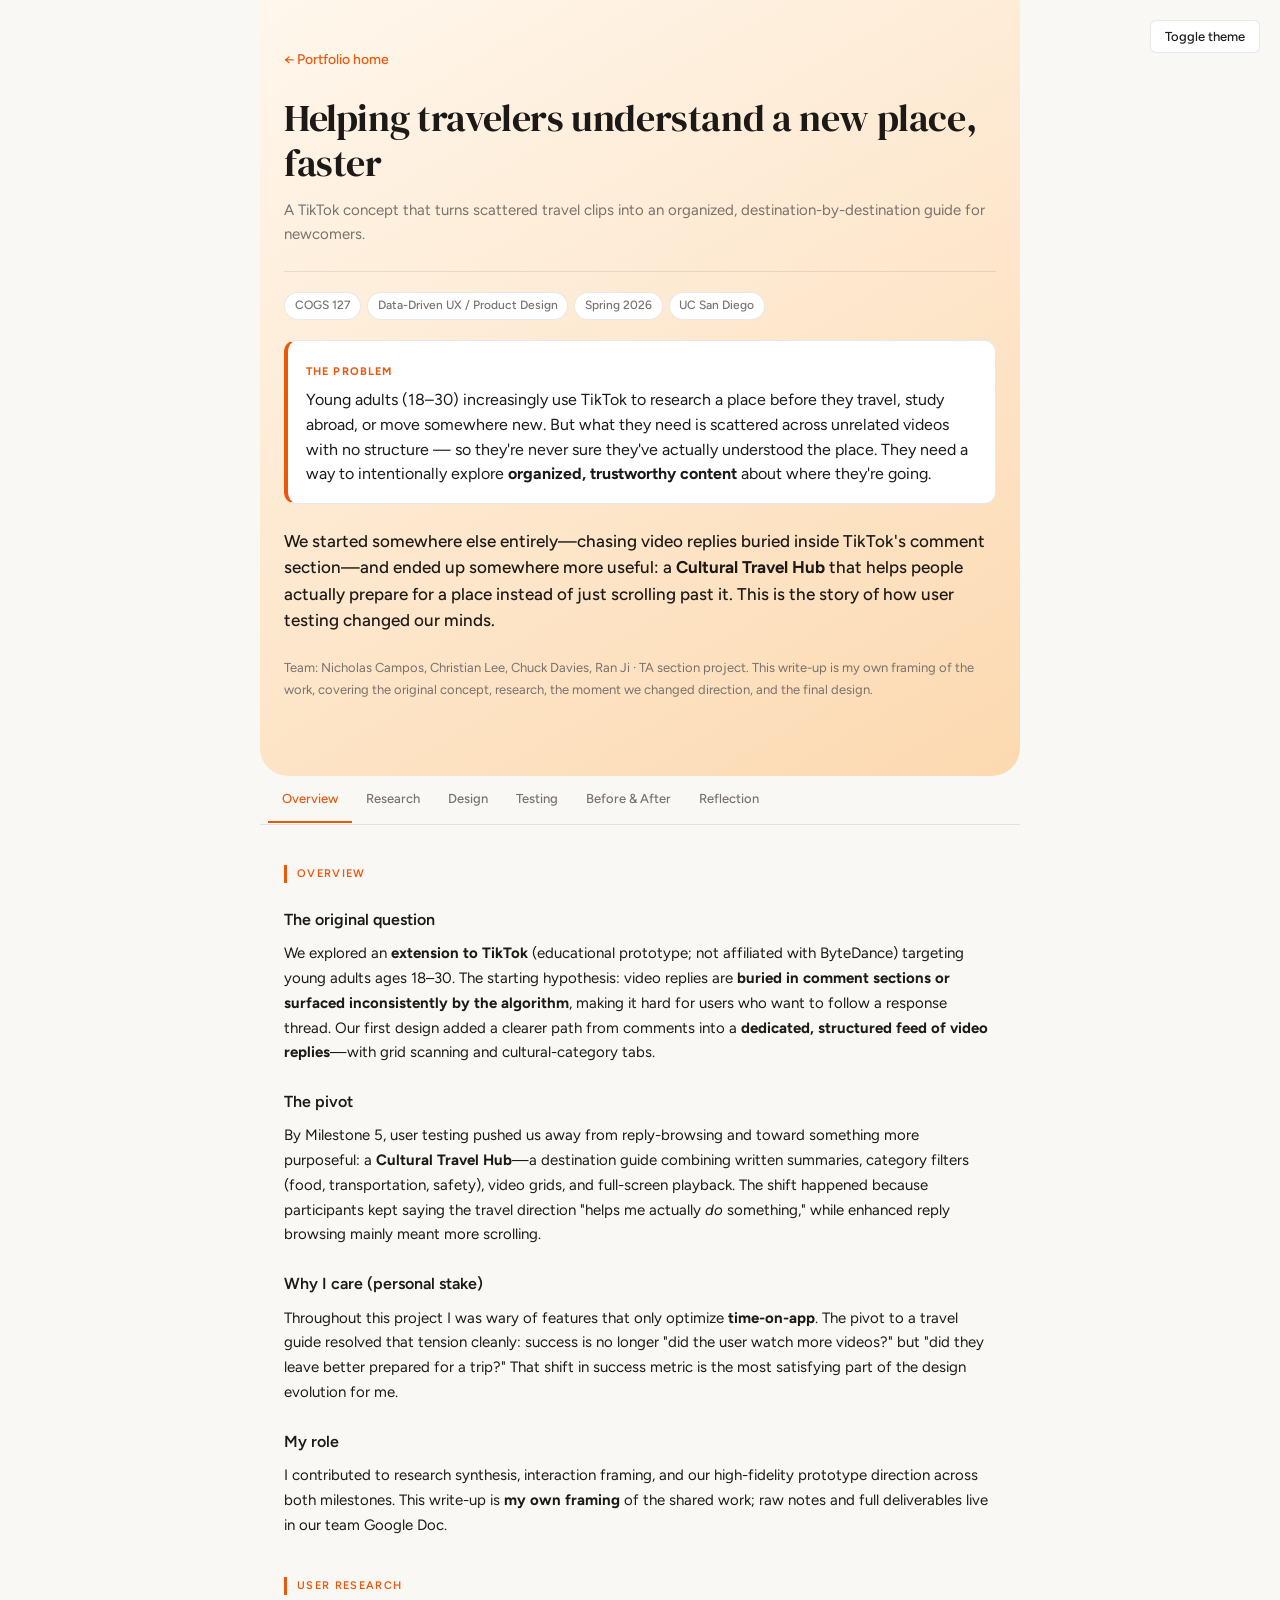
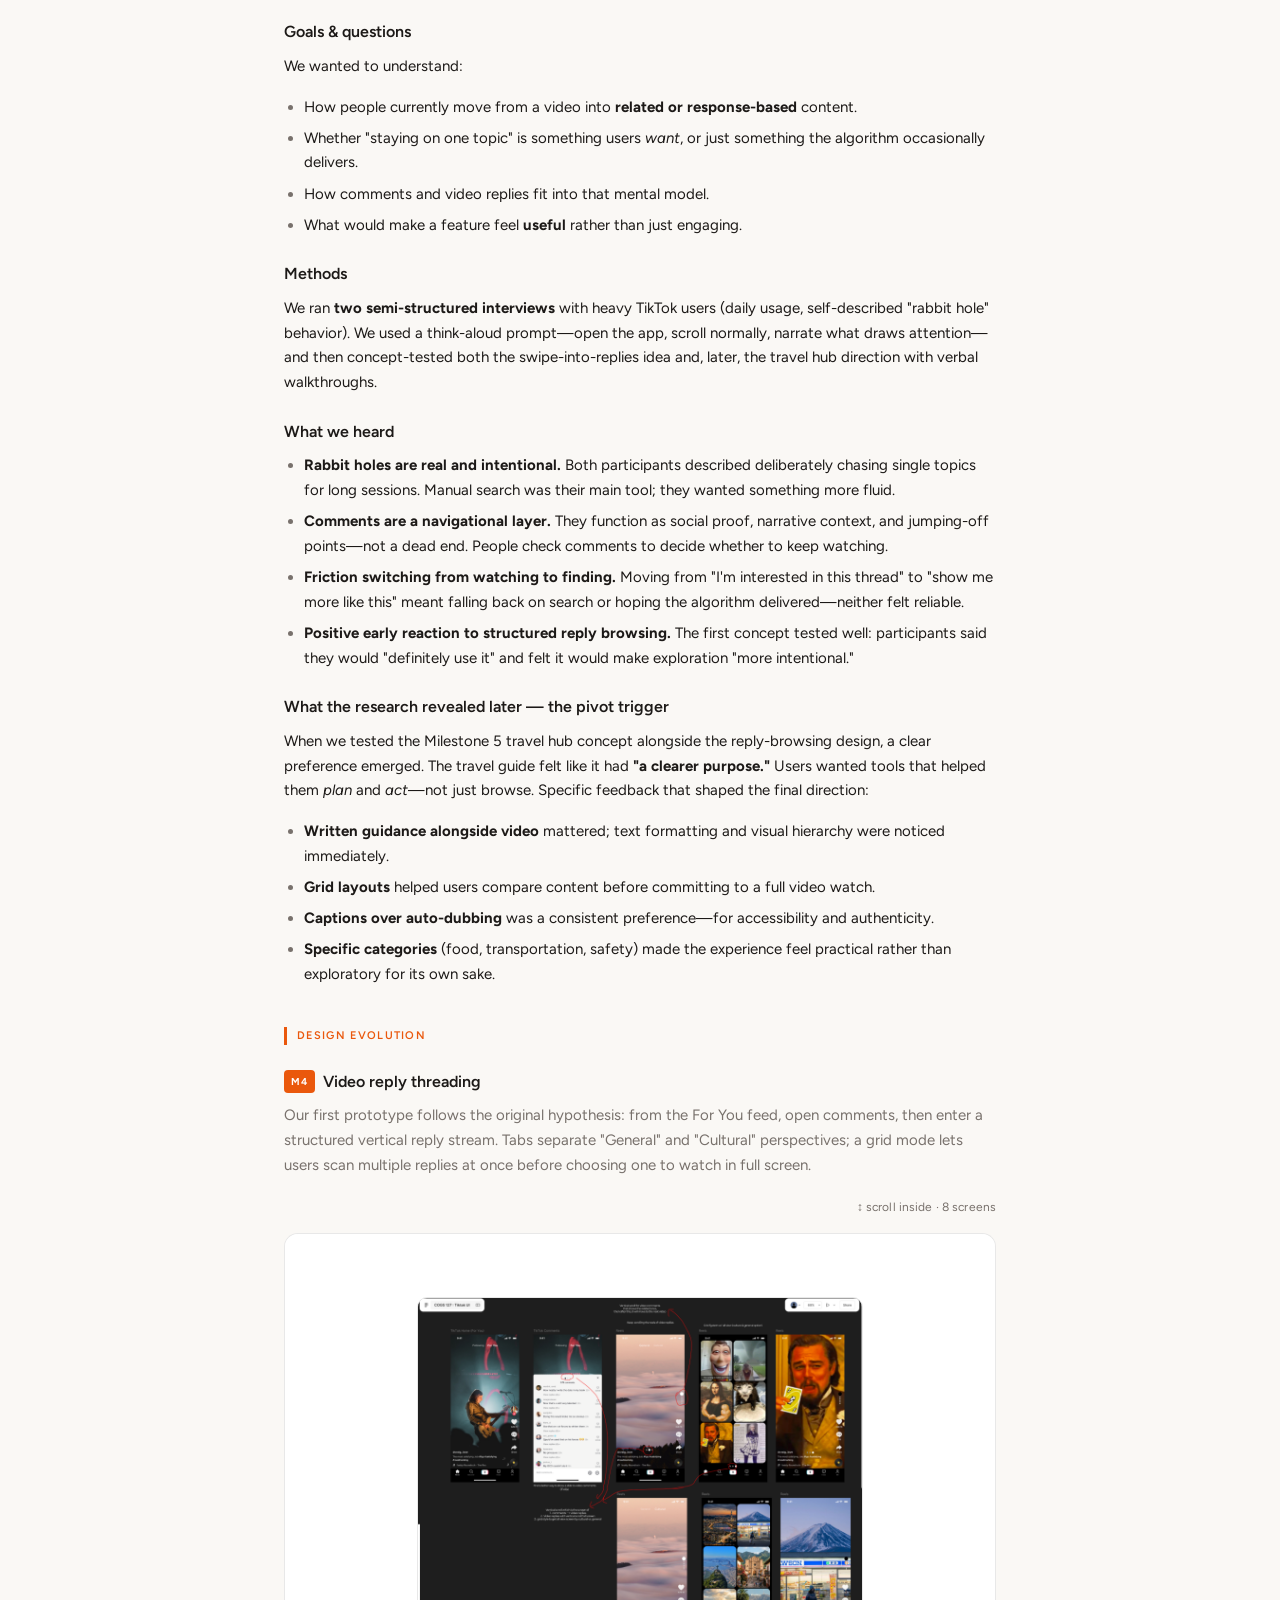
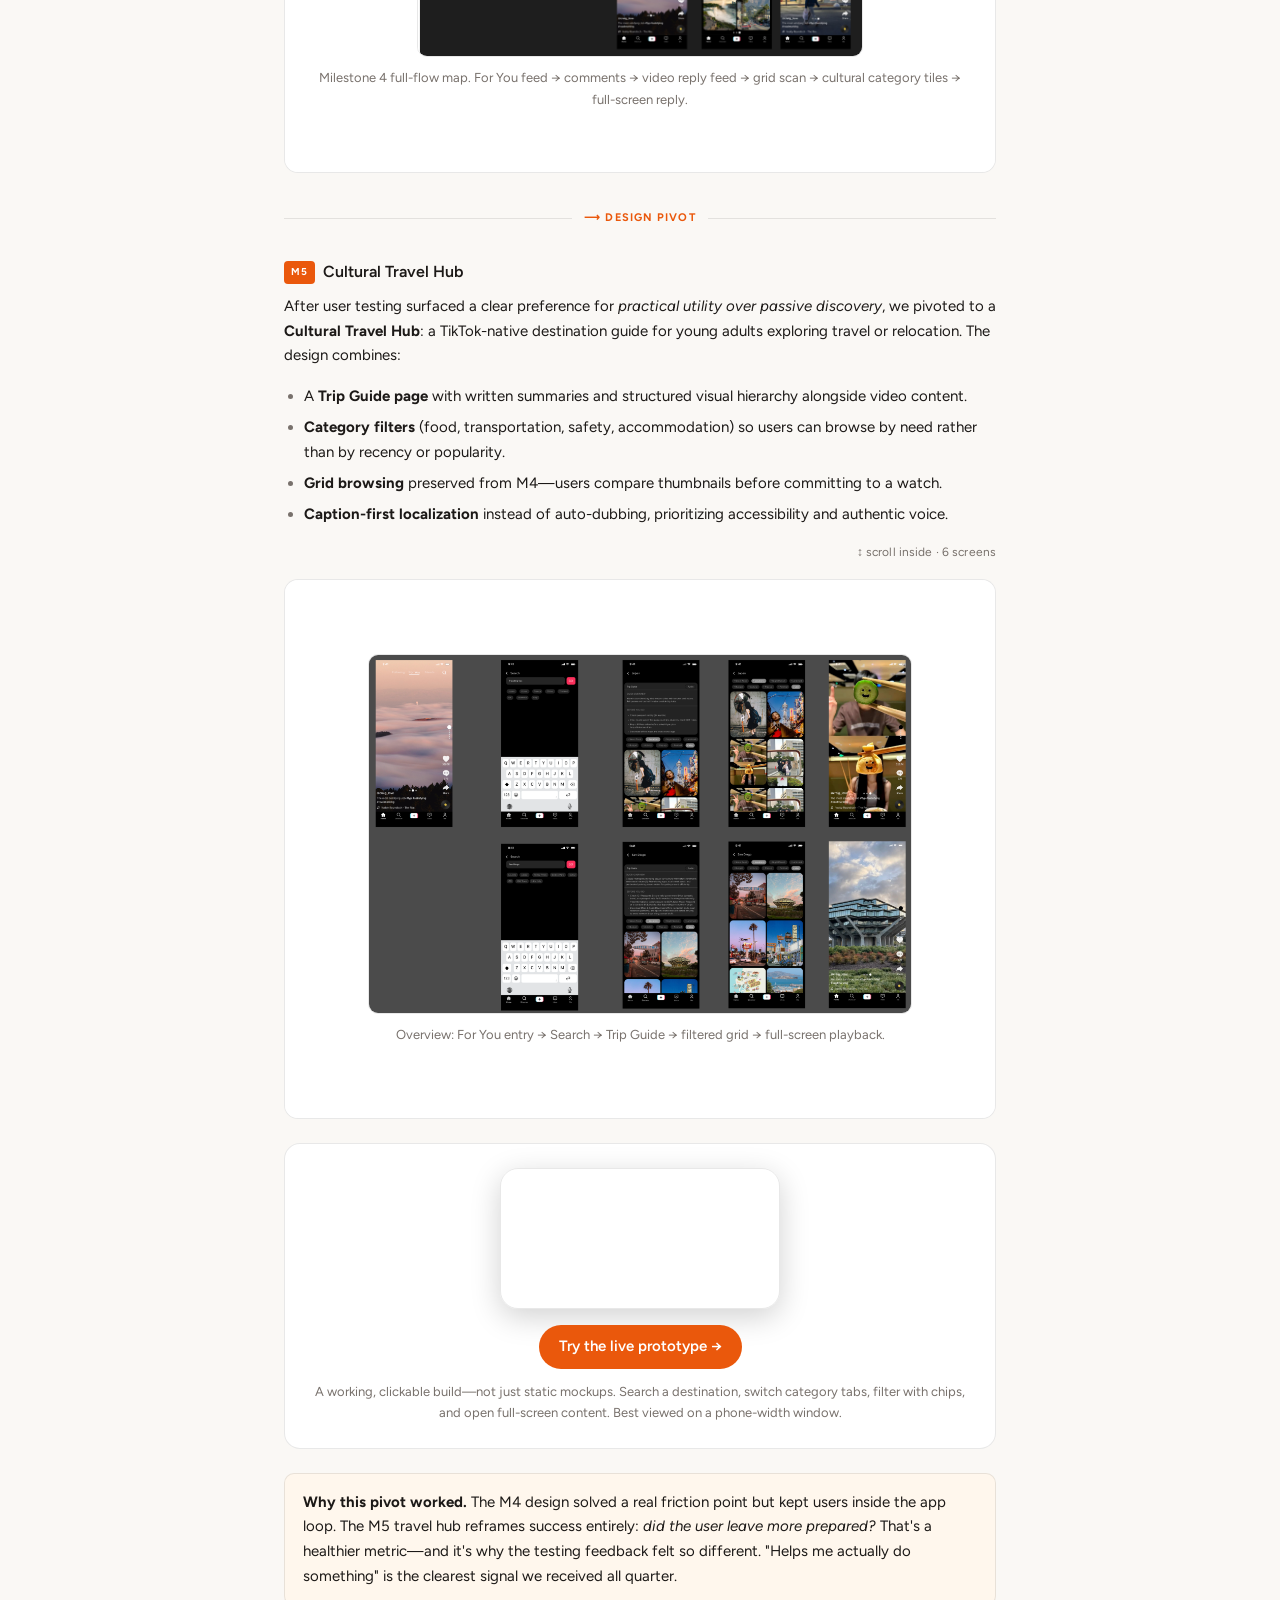
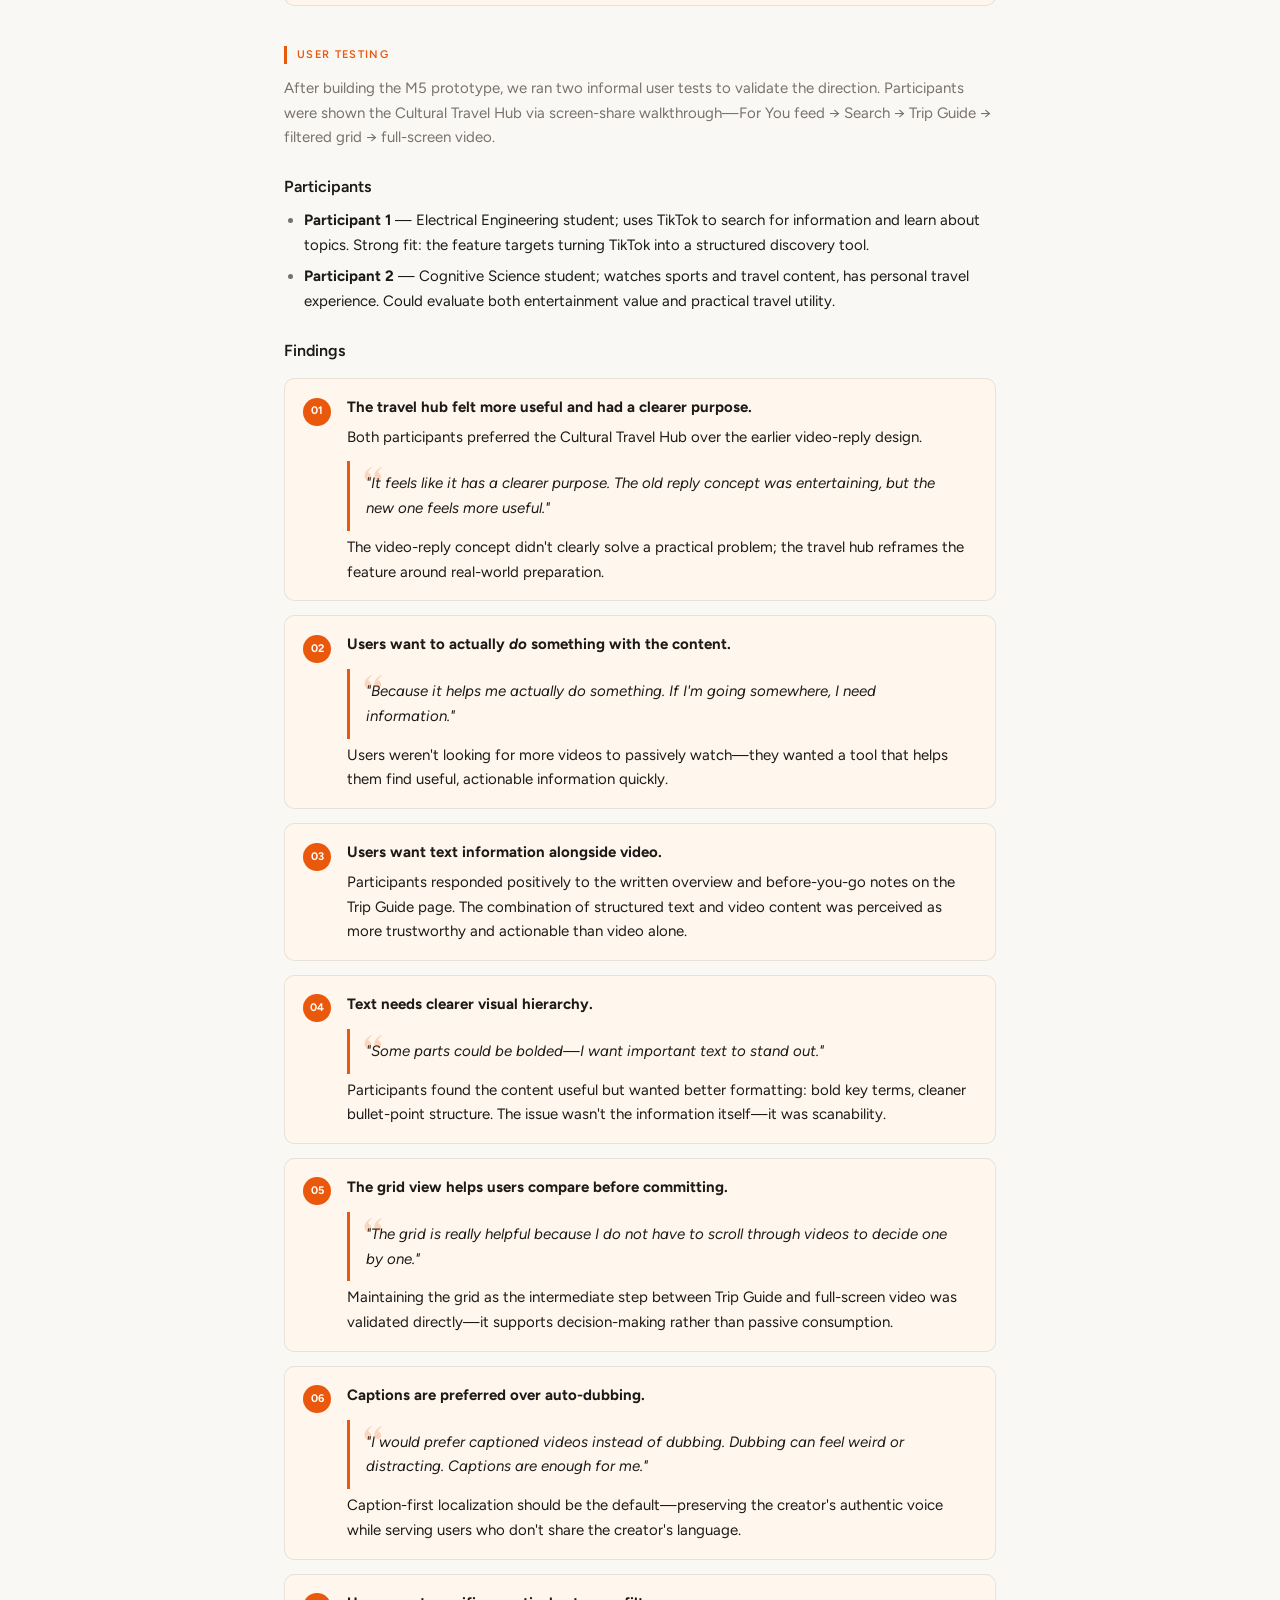
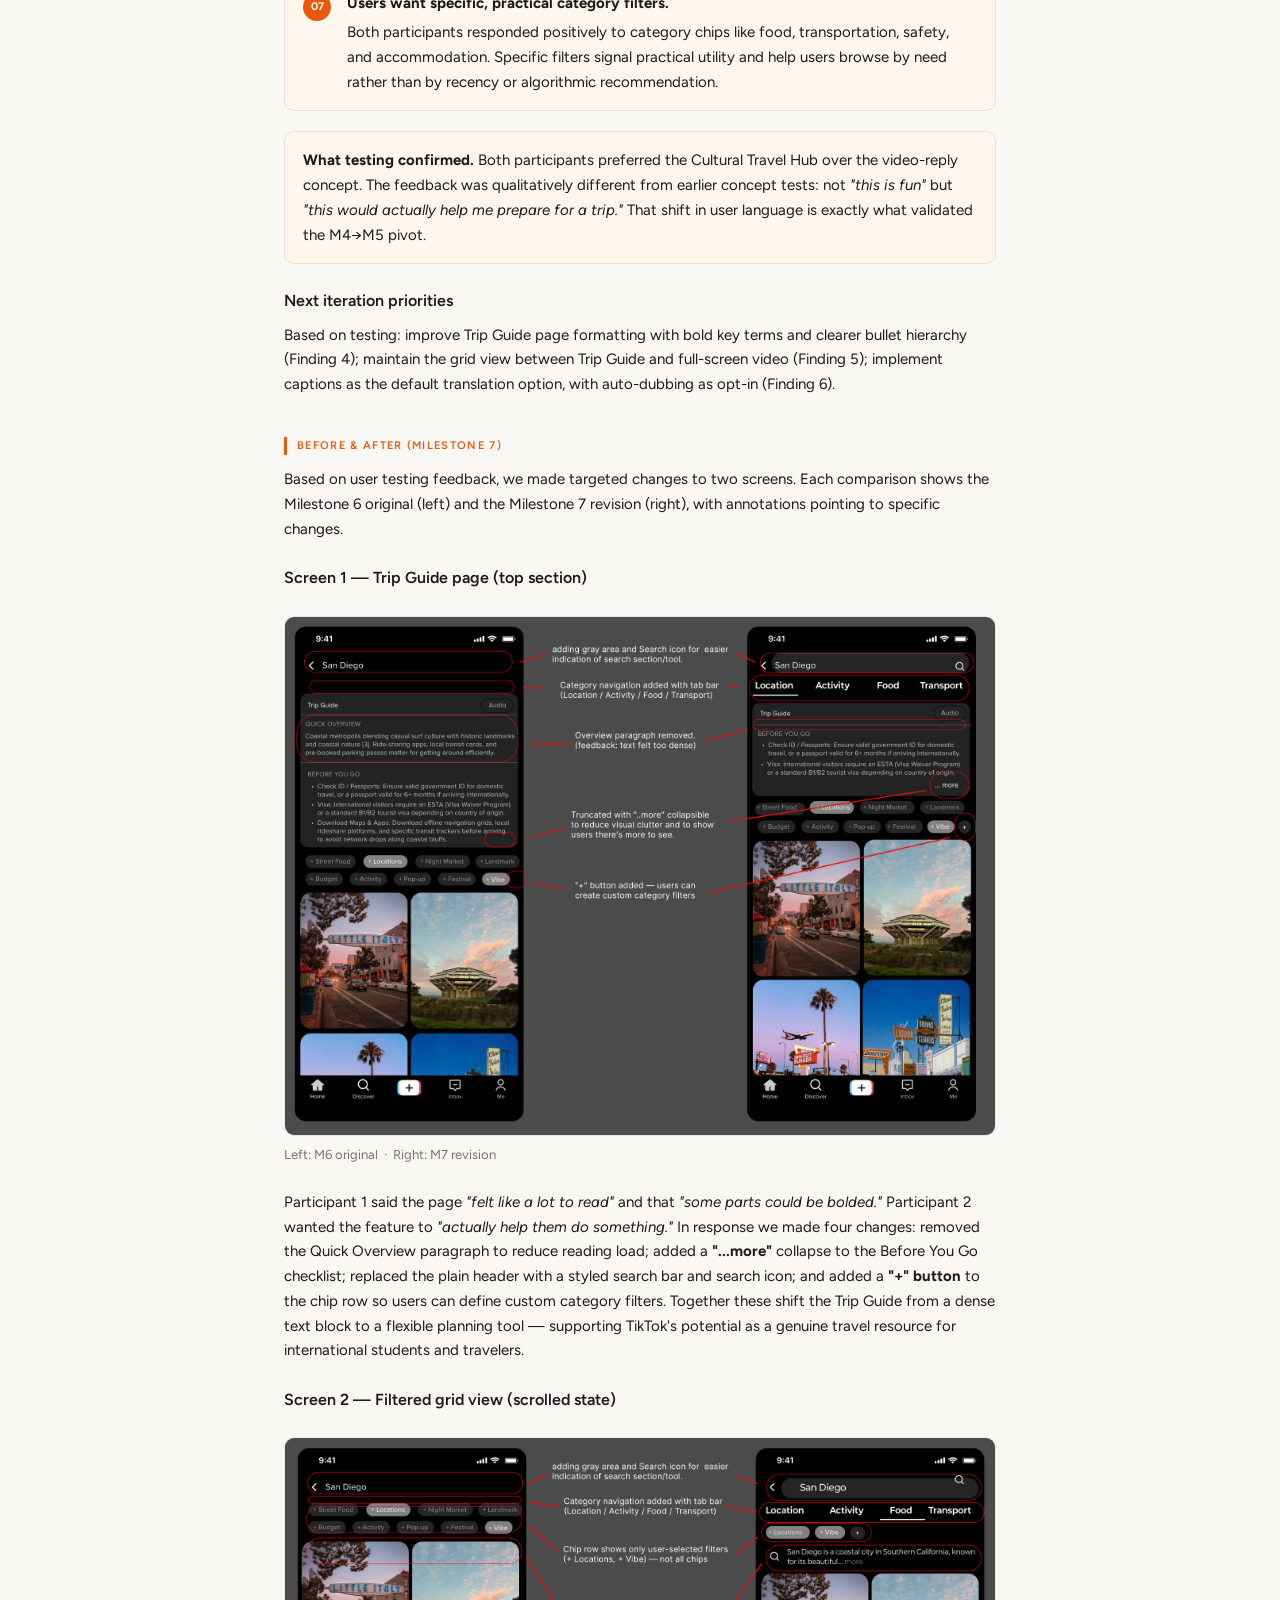
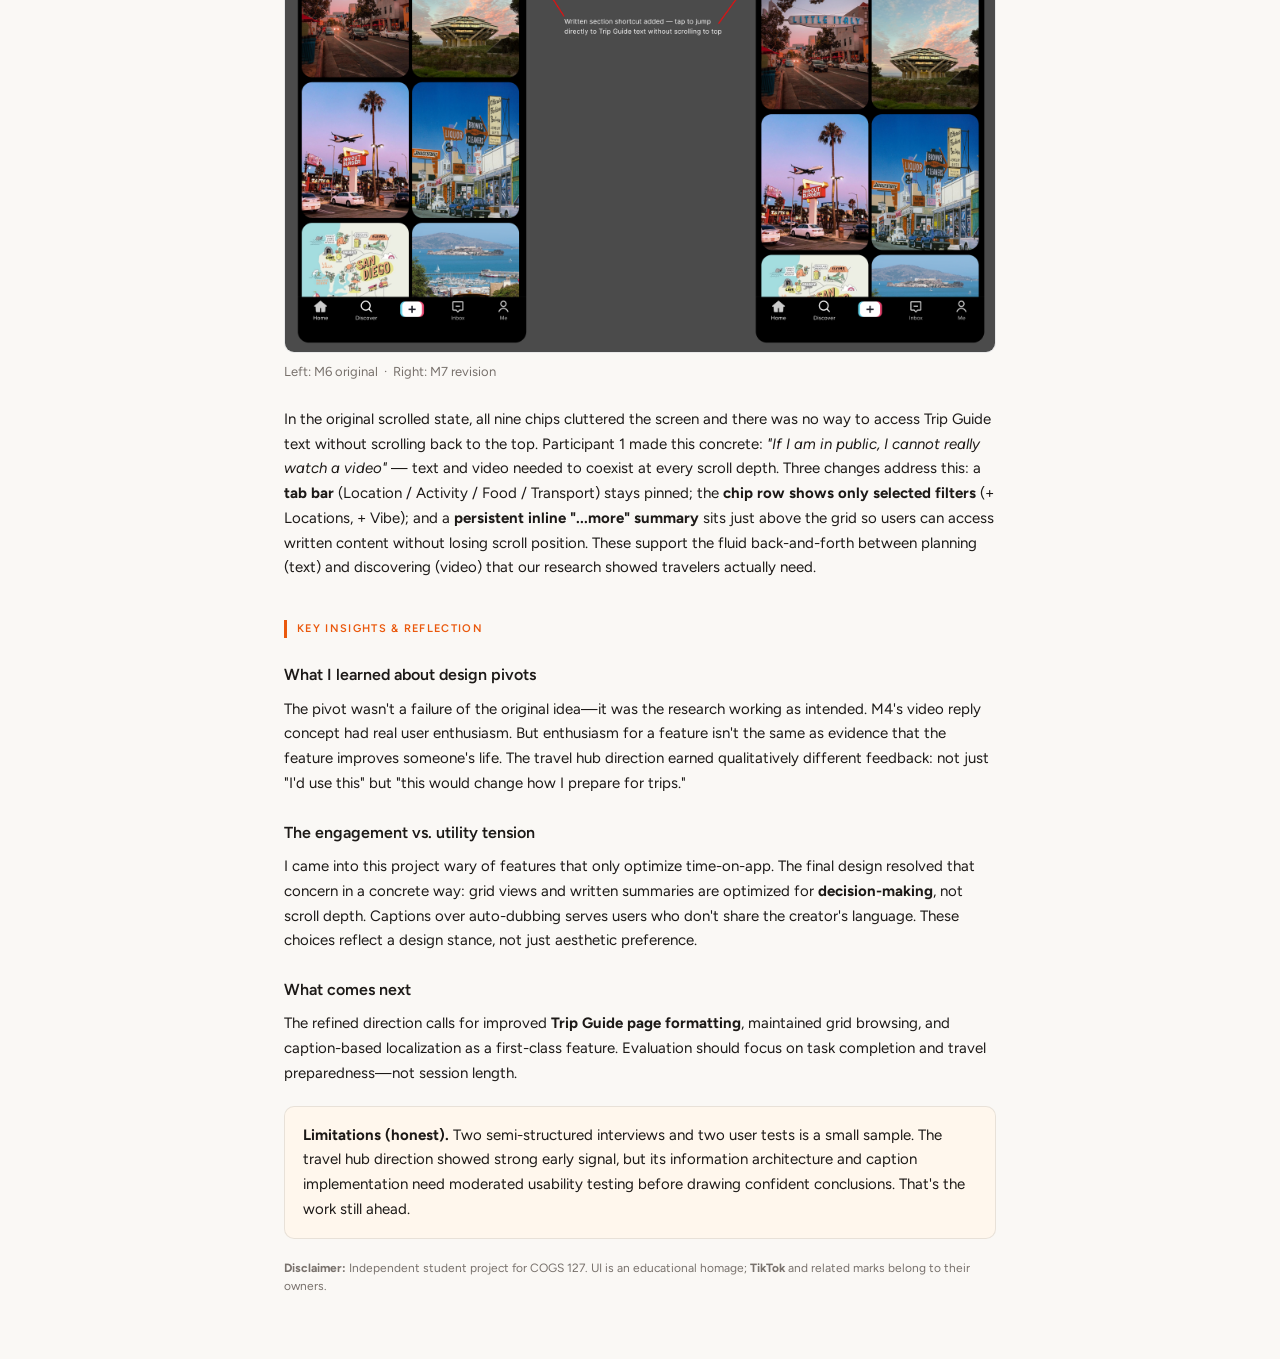
<file: cogs127-case-study/index.html>
<!DOCTYPE html>
<html lang="en">
<head>
  <meta charset="UTF-8" />
  <meta name="viewport" content="width=device-width, initial-scale=1.0" />
  <title>COGS127 Case Study — Ran Ji</title>
  <link rel="preconnect" href="https://fonts.googleapis.com" />
  <link rel="preconnect" href="https://fonts.gstatic.com" crossorigin />
  <link href="https://fonts.googleapis.com/css2?family=DM+Serif+Display:ital@0;1&family=Figtree:wght@400;500;600;700&display=swap" rel="stylesheet" />
  <style>
    :root {
      --bg: #faf8f5;
      --text: #1c1917;
      --text-muted: #78716c;
      --accent: #ea580c;
      --accent-soft: #fed7aa;
      --accent-hover: #c2410c;
      --border: rgba(0, 0, 0, 0.09);
      --block-bg: #ffffff;
      --callout: #fff7ed;
      --hero-from: #fff7ed;
      --hero-to: #fcd9b0;
    }
    [data-theme="dark"] {
      --bg: #110e0b;
      --text: #f5f0eb;
      --text-muted: #a09890;
      --accent: #fb923c;
      --accent-soft: #431407;
      --accent-hover: #f97316;
      --border: rgba(255, 255, 255, 0.1);
      --block-bg: #1c1713;
      --callout: #1f1208;
      --hero-from: #1f1208;
      --hero-to: #2d1a08;
    }
    * { box-sizing: border-box; }
    body {
      font-family: 'Figtree', -apple-system, BlinkMacSystemFont, sans-serif;
      background: var(--bg);
      color: var(--text);
      margin: 0;
      min-height: 100vh;
      line-height: 1.65;
      -webkit-font-smoothing: antialiased;
    }
    .container {
      max-width: 760px;
      margin: 0 auto;
      padding: 0 1.5rem 4rem;
    }
    .back {
      font-size: 0.875rem;
      margin-bottom: 0.35rem;
    }
    .back-row { margin-bottom: 1.75rem; }
    h1 {
      font-family: 'DM Serif Display', Georgia, serif;
      font-size: 2.4rem;
      font-weight: 400;
      line-height: 1.18;
      margin: 0 0 0.75rem 0;
      letter-spacing: -0.01em;
    }
    .subtitle {
      font-size: 0.9375rem;
      color: var(--text-muted);
      margin: 0 0 1.25rem 0;
      padding-bottom: 1.5rem;
      border-bottom: 1px solid var(--border);
    }
    .lead {
      font-size: 1.0625rem;
      font-weight: 500;
      line-height: 1.55;
      margin: 0 0 1.5rem 0;
      color: var(--text);
    }
    .meta {
      font-size: 0.8125rem;
      color: var(--text-muted);
      margin: 0 0 2rem 0;
    }
    h2 {
      font-size: 0.6875rem;
      font-weight: 600;
      letter-spacing: 0.12em;
      text-transform: uppercase;
      color: var(--accent);
      margin: 2.5rem 0 0.75rem 0;
      border-left: 3px solid var(--accent);
      padding-left: 0.625rem;
    }
    h2:first-of-type { margin-top: 0; }
    h3 {
      font-size: 1rem;
      font-weight: 600;
      margin: 1.5rem 0 0.5rem 0;
      color: var(--text);
    }
    p {
      margin: 0 0 1rem 0;
      font-size: 0.9375rem;
      color: var(--text);
    }
    ul {
      margin: 0 0 1rem 0;
      padding-left: 1.25rem;
      font-size: 0.9375rem;
    }
    li { margin-bottom: 0.4rem; }
    li::marker { color: var(--text-muted); }
    a {
      color: var(--accent);
      text-decoration: none;
      font-weight: 500;
    }
    a:hover { color: var(--accent-hover); }
    .callout {
      background: var(--callout);
      border: 1px solid var(--border);
      border-radius: 10px;
      padding: 1rem 1.125rem;
      margin: 1.25rem 0;
      font-size: 0.9375rem;
    }
    .callout strong { color: var(--text); }
    figure {
      margin: 1.5rem 0;
      padding: 0;
    }
    .figure-slot {
      border: 1px dashed var(--border);
      border-radius: 10px;
      padding: 1.25rem;
      background: var(--block-bg);
      text-align: center;
      font-size: 0.875rem;
      color: var(--text-muted);
      line-height: 1.5;
    }
    .figure-slot code {
      font-size: 0.8125rem;
      background: var(--bg);
      padding: 0.1rem 0.35rem;
      border-radius: 4px;
    }
    figcaption {
      font-size: 0.8125rem;
      color: var(--text-muted);
      margin-top: 0.5rem;
    }
    .flow-img {
      display: block;
      width: 100%;
      max-width: 320px;
      margin: 0 auto;
      border-radius: 12px;
      border: 1px solid var(--border);
    }
    .flow-board {
      display: block;
      width: 100%;
      height: auto;
      margin: 0 auto;
      border-radius: 10px;
      border: 1px solid var(--border);
      background: var(--block-bg);
    }
    .screen-shot {
      display: block;
      width: 100%;
      max-width: 300px;
      margin: 0 auto;
      border-radius: 12px;
      border: 1px solid var(--border);
    }
    /* ── live interactive prototype demo ── */
    .demo-block {
      background: var(--block-bg);
      border: 1px solid var(--border);
      border-radius: 16px;
      padding: 1.5rem;
      margin: 1.5rem 0;
      text-align: center;
    }
    .demo-video {
      display: block;
      width: 100%;
      max-width: 280px;
      margin: 0 auto 1rem;
      border-radius: 18px;
      border: 1px solid var(--border);
      box-shadow: 0 8px 30px rgba(0,0,0,0.18);
    }
    .demo-cta {
      display: inline-block;
      background: var(--accent);
      color: #fff;
      font-weight: 600;
      font-size: 0.9375rem;
      padding: 0.6rem 1.25rem;
      border-radius: 99px;
      text-decoration: none;
    }
    .demo-cta:hover { background: var(--accent-hover); color: #fff; }
    .demo-note {
      font-size: 0.8125rem;
      color: var(--text-muted);
      margin: 0.75rem 0 0;
    }
    .proto-intro {
      font-size: 0.9375rem;
      color: var(--text-muted);
      margin: 0 0 1.25rem 0;
    }
    /* ── hero ── */
    .hero {
      background: linear-gradient(150deg, var(--hero-from) 0%, var(--hero-to) 100%);
      margin: 0 -1.5rem 0;
      padding: 3rem 1.5rem 2.75rem;
      border-radius: 0 0 28px 28px;
    }
    .hero .back-row { margin-bottom: 1.5rem; }
    /* ── sticky section nav ── */
    .sticky-nav {
      position: sticky;
      top: 0;
      z-index: 200;
      background: rgba(250, 248, 245, 0.93);
      backdrop-filter: blur(12px);
      -webkit-backdrop-filter: blur(12px);
      border-bottom: 1px solid var(--border);
      display: flex;
      overflow-x: auto;
      margin: 0 -1.5rem 2.5rem;
      padding: 0 0.5rem;
      scrollbar-width: none;
    }
    [data-theme="dark"] .sticky-nav {
      background: rgba(17, 14, 11, 0.93);
    }
    .sticky-nav::-webkit-scrollbar { display: none; }
    .sticky-nav a {
      flex-shrink: 0;
      padding: 0.75rem 0.875rem;
      font-size: 0.8125rem;
      font-weight: 500;
      color: var(--text-muted);
      text-decoration: none;
      border-bottom: 2px solid transparent;
      transition: color 0.15s, border-color 0.15s;
      white-space: nowrap;
    }
    .sticky-nav a:hover { color: var(--accent); }
    .sticky-nav a.active {
      color: var(--accent);
      border-bottom-color: var(--accent);
    }
    /* ── scrollable prototype gallery ── */
    .proto-scroll {
      height: 540px;
      overflow-y: scroll;
      scroll-snap-type: y mandatory;
      border: 1px solid var(--border);
      border-radius: 14px;
      background: var(--block-bg);
      margin: 1rem 0 1.5rem;
      scrollbar-width: thin;
      scrollbar-color: var(--border) transparent;
    }
    .proto-scroll::-webkit-scrollbar { width: 4px; }
    .proto-scroll::-webkit-scrollbar-track { background: transparent; }
    .proto-scroll::-webkit-scrollbar-thumb {
      background: var(--border);
      border-radius: 4px;
    }
    .proto-scroll figure {
      height: 540px;
      margin: 0;
      padding: 1.25rem 1.5rem;
      display: flex;
      flex-direction: column;
      align-items: center;
      justify-content: center;
      scroll-snap-align: start;
      box-sizing: border-box;
      border-bottom: 1px solid var(--border);
    }
    .proto-scroll figure:last-child { border-bottom: none; }
    .proto-scroll figure img {
      max-height: 360px;
      max-width: 100%;
      width: auto;
      height: auto;
      object-fit: contain;
      border-radius: 10px;
      border: 1px solid var(--border);
      margin: 0;
    }
    .proto-scroll figcaption {
      margin-top: 0.625rem;
      text-align: center;
      font-size: 0.8125rem;
      color: var(--text-muted);
    }
    .scroll-hint {
      font-size: 0.75rem;
      color: var(--text-muted);
      text-align: right;
      margin: 0 0 0.25rem;
      letter-spacing: 0.01em;
    }
    /* ── hero tag pills ── */
    .tag-pills {
      display: flex;
      flex-wrap: wrap;
      gap: 0.375rem;
      margin: 0.625rem 0 1.25rem;
    }
    .tag-pill {
      display: inline-block;
      background: var(--block-bg);
      border: 1px solid var(--border);
      color: var(--text-muted);
      font-size: 0.75rem;
      font-weight: 500;
      padding: 0.2rem 0.6rem;
      border-radius: 99px;
    }
    /* ── people-focused problem statement in hero ── */
    .hero-problem {
      background: var(--block-bg);
      border: 1px solid var(--border);
      border-left: 4px solid var(--accent);
      border-radius: 12px;
      padding: 1rem 1.125rem;
      margin: 1.25rem 0 1.5rem;
    }
    .hero-problem-label {
      display: inline-block;
      font-size: 0.6875rem;
      font-weight: 700;
      letter-spacing: 0.1em;
      text-transform: uppercase;
      color: var(--accent);
      margin-bottom: 0.4rem;
    }
    .hero-problem p {
      margin: 0;
      font-size: 1rem;
      line-height: 1.55;
      color: var(--text);
    }
    /* ── milestone badge ── */
    .milestone-badge {
      display: inline-flex;
      align-items: center;
      background: var(--accent);
      color: #fff;
      font-size: 0.625rem;
      font-weight: 700;
      letter-spacing: 0.07em;
      padding: 0.2rem 0.45rem;
      border-radius: 4px;
      margin-right: 0.5rem;
      vertical-align: middle;
      text-transform: uppercase;
      position: relative;
      top: -1px;
    }
    /* ── pivot divider ── */
    .pivot-divider {
      display: flex;
      align-items: center;
      gap: 0.75rem;
      margin: 2.25rem 0 2rem;
      font-size: 0.6875rem;
      font-weight: 700;
      letter-spacing: 0.1em;
      text-transform: uppercase;
    }
    .pivot-divider::before,
    .pivot-divider::after {
      content: '';
      flex: 1;
      height: 1px;
      background: var(--border);
    }
    .pivot-divider span {
      color: var(--accent);
      white-space: nowrap;
    }
    /* ── user quote blockquote ── */
    blockquote {
      background: var(--callout);
      border-left: 3px solid var(--accent);
      border-radius: 0 8px 8px 0;
      margin: 0.75rem 0 0.25rem;
      padding: 0.625rem 1rem 0.625rem 1rem;
      font-style: italic;
      font-size: 0.9375rem;
      color: var(--text);
      position: relative;
    }
    blockquote::before {
      content: '\201C';
      font-family: 'DM Serif Display', Georgia, serif;
      font-size: 3rem;
      line-height: 0;
      color: var(--accent);
      opacity: 0.2;
      position: absolute;
      top: 1.5rem;
      left: 0.5rem;
      pointer-events: none;
    }
    /* ── finding cards ── */
    .finding {
      display: flex;
      gap: 1rem;
      margin: 0.875rem 0;
      padding: 1rem 1.125rem;
      background: var(--callout);
      border: 1px solid var(--border);
      border-radius: 10px;
      transition: box-shadow 0.15s;
    }
    .finding:hover {
      box-shadow: 0 4px 16px rgba(234, 88, 12, 0.08);
    }
    .finding-num {
      flex-shrink: 0;
      width: 1.75rem;
      height: 1.75rem;
      background: var(--accent);
      color: #fff;
      font-size: 0.6875rem;
      font-weight: 700;
      display: flex;
      align-items: center;
      justify-content: center;
      border-radius: 50%;
      margin-top: 0.15rem;
    }
    .finding-body {
      flex: 1;
      min-width: 0;
      font-size: 0.9375rem;
    }
    .finding-body strong {
      display: block;
      margin-bottom: 0.3rem;
    }
    .legal-note {
      font-size: 0.75rem;
      color: var(--text-muted);
      line-height: 1.5;
      margin: 1rem 0 0 0;
    }
    .section-note {
      font-size: 0.875rem;
      color: var(--text-muted);
      margin: 2rem 0 0 0;
      padding-top: 1.5rem;
      border-top: 1px solid var(--border);
    }
    .theme-toggle {
      position: fixed;
      top: 1.25rem;
      right: 1.25rem;
      z-index: 1000;
    }
    button {
      background: var(--block-bg);
      border: 1px solid var(--border);
      color: var(--text);
      padding: 0.5rem 0.875rem;
      border-radius: 6px;
      cursor: pointer;
      font-size: 0.8125rem;
      font-weight: 500;
      font-family: inherit;
    }
    button:hover {
      background: var(--accent);
      border-color: var(--accent);
      color: #fff;
    }
    @media (max-width: 768px) {
      .container { padding: 2rem 1.25rem 3rem; }
      .theme-toggle { position: relative; top: auto; right: auto; margin-bottom: 1rem; }
    }
  </style>
</head>
<body>
  <div class="theme-toggle">
    <button type="button" onclick="toggleTheme()">Toggle theme</button>
  </div>

  <div class="container">
    <div class="hero">
      <div class="back-row">
        <p class="back"><a href="../">← Portfolio home</a></p>
      </div>

      <h1>Helping travelers understand a new place, faster</h1>
      <p class="subtitle">
        A TikTok concept that turns scattered travel clips into an organized, destination-by-destination guide for newcomers.
      </p>
      <div class="tag-pills">
        <span class="tag-pill">COGS 127</span>
        <span class="tag-pill">Data-Driven UX / Product Design</span>
        <span class="tag-pill">Spring 2026</span>
        <span class="tag-pill">UC San Diego</span>
      </div>

      <div class="hero-problem">
        <span class="hero-problem-label">The problem</span>
        <p>
          Young adults (18–30) increasingly use TikTok to research a place before they travel, study abroad, or move somewhere new. But what they need is scattered across unrelated videos with no structure — so they're never sure they've actually understood the place. They need a way to intentionally explore <strong>organized, trustworthy content</strong> about where they're going.
        </p>
      </div>

      <p class="lead">
        We started somewhere else entirely—chasing video replies buried inside TikTok's comment section—and ended up somewhere more useful: a <strong>Cultural Travel Hub</strong> that helps people actually prepare for a place instead of just scrolling past it. This is the story of how user testing changed our minds.
      </p>
      <p class="meta">
        Team: Nicholas Campos, Christian Lee, Chuck Davies, Ran Ji · TA section project. This write-up is my own framing of the work, covering the original concept, research, the moment we changed direction, and the final design.
      </p>
    </div>

    <nav class="sticky-nav" id="sticky-nav">
      <a href="#overview">Overview</a>
      <a href="#research">Research</a>
      <a href="#design">Design</a>
      <a href="#testing">Testing</a>
      <a href="#before-after">Before &amp; After</a>
      <a href="#reflection">Reflection</a>
    </nav>

    <h2 id="overview">Overview</h2>

    <h3>The original question</h3>
    <p>
      We explored an <strong>extension to TikTok</strong> (educational prototype; not affiliated with ByteDance) targeting young adults ages 18–30. The starting hypothesis: video replies are <strong>buried in comment sections or surfaced inconsistently by the algorithm</strong>, making it hard for users who want to follow a response thread. Our first design added a clearer path from comments into a <strong>dedicated, structured feed of video replies</strong>—with grid scanning and cultural-category tabs.
    </p>

    <h3>The pivot</h3>
    <p>
      By Milestone 5, user testing pushed us away from reply-browsing and toward something more purposeful: a <strong>Cultural Travel Hub</strong>—a destination guide combining written summaries, category filters (food, transportation, safety), video grids, and full-screen playback. The shift happened because participants kept saying the travel direction "helps me actually <em>do</em> something," while enhanced reply browsing mainly meant more scrolling.
    </p>

    <h3>Why I care (personal stake)</h3>
    <p>
      Throughout this project I was wary of features that only optimize <strong>time-on-app</strong>. The pivot to a travel guide resolved that tension cleanly: success is no longer "did the user watch more videos?" but "did they leave better prepared for a trip?" That shift in success metric is the most satisfying part of the design evolution for me.
    </p>

    <h3>My role</h3>
    <p>
      I contributed to research synthesis, interaction framing, and our high-fidelity prototype direction across both milestones. This write-up is <strong>my own framing</strong> of the shared work; raw notes and full deliverables live in our team Google Doc.
    </p>

    <h2 id="research">User research</h2>

    <h3>Goals &amp; questions</h3>
    <p>We wanted to understand:</p>
    <ul>
      <li>How people currently move from a video into <strong>related or response-based</strong> content.</li>
      <li>Whether "staying on one topic" is something users <em>want</em>, or just something the algorithm occasionally delivers.</li>
      <li>How comments and video replies fit into that mental model.</li>
      <li>What would make a feature feel <strong>useful</strong> rather than just engaging.</li>
    </ul>

    <h3>Methods</h3>
    <p>
      We ran <strong>two semi-structured interviews</strong> with heavy TikTok users (daily usage, self-described "rabbit hole" behavior). We used a think-aloud prompt—open the app, scroll normally, narrate what draws attention—and then concept-tested both the swipe-into-replies idea and, later, the travel hub direction with verbal walkthroughs.
    </p>

    <h3>What we heard</h3>
    <ul>
      <li><strong>Rabbit holes are real and intentional.</strong> Both participants described deliberately chasing single topics for long sessions. Manual search was their main tool; they wanted something more fluid.</li>
      <li><strong>Comments are a navigational layer.</strong> They function as social proof, narrative context, and jumping-off points—not a dead end. People check comments to decide whether to keep watching.</li>
      <li><strong>Friction switching from watching to finding.</strong> Moving from "I'm interested in this thread" to "show me more like this" meant falling back on search or hoping the algorithm delivered—neither felt reliable.</li>
      <li><strong>Positive early reaction to structured reply browsing.</strong> The first concept tested well: participants said they would "definitely use it" and felt it would make exploration "more intentional."</li>
    </ul>

    <h3>What the research revealed later — the pivot trigger</h3>
    <p>
      When we tested the Milestone 5 travel hub concept alongside the reply-browsing design, a clear preference emerged. The travel guide felt like it had <strong>"a clearer purpose."</strong> Users wanted tools that helped them <em>plan</em> and <em>act</em>—not just browse. Specific feedback that shaped the final direction:
    </p>
    <ul>
      <li><strong>Written guidance alongside video</strong> mattered; text formatting and visual hierarchy were noticed immediately.</li>
      <li><strong>Grid layouts</strong> helped users compare content before committing to a full video watch.</li>
      <li><strong>Captions over auto-dubbing</strong> was a consistent preference—for accessibility and authenticity.</li>
      <li><strong>Specific categories</strong> (food, transportation, safety) made the experience feel practical rather than exploratory for its own sake.</li>
    </ul>

    <h2 id="design">Design evolution</h2>

    <h3><span class="milestone-badge">M4</span>Video reply threading</h3>
    <p class="proto-intro">
      Our first prototype follows the original hypothesis: from the For You feed, open comments, then enter a structured vertical reply stream. Tabs separate "General" and "Cultural" perspectives; a grid mode lets users scan multiple replies at once before choosing one to watch in full screen.
    </p>

    <p class="scroll-hint">↕ scroll inside · 8 screens</p>
    <div class="proto-scroll">
      <figure>
        <img src="images/user-flow-full.png" alt="Figma artboard: full user flow from TikTok For You through comments, video reply feed, reply grids, and cultural categories, connected by red arrows" loading="lazy" />
        <figcaption>Milestone 4 full-flow map. For You feed → comments → video reply feed → grid scan → cultural category tiles → full-screen reply.</figcaption>
      </figure>
      <figure>
        <img src="images/screen-01.png" alt="Screen 1: TikTok For You feed with full-screen video" loading="lazy" />
        <figcaption><strong>1 — For You.</strong> A video hooks the user; they open comments—the on-ramp we heard about in every interview.</figcaption>
      </figure>
      <figure>
        <img src="images/screen-02.png" alt="Screen 2: Comment sheet over the video" loading="lazy" />
        <figcaption><strong>2 — Comments.</strong> Instead of a dead end, the comment sheet becomes a gateway into reply video browsing.</figcaption>
      </figure>
      <figure>
        <img src="images/screen-03.png" alt="Screen 3: Video reply feed with General and Cultural tabs" loading="lazy" />
        <figcaption><strong>3 — Video reply feed.</strong> Tabs (General / Cultural) separate broad reactions from community-specific perspectives.</figcaption>
      </figure>
      <figure>
        <img src="images/screen-04.png" alt="Screen 4: Grid of reply video thumbnails" loading="lazy" />
        <figcaption><strong>4 — Reply grid.</strong> Scan mode: many reply videos at once so the user can choose rather than passively receive the next recommendation.</figcaption>
      </figure>
      <figure>
        <img src="images/screen-05.png" alt="Screen 5: Cultural category grid with regional imagery" loading="lazy" />
        <figcaption><strong>5 — Cultural categories.</strong> Tiles planted the seed for the travel hub pivot: if culture-based organisation was useful for replies, why not destinations?</figcaption>
      </figure>
      <figure>
        <img src="images/screen-06.png" alt="Screen 6: Full-screen reply video after choosing a cultural lane" loading="lazy" />
        <figcaption><strong>6 — Reply video (cultural lane).</strong> Full-screen vertical video returns—familiar muscle memory, content tied to the parent thread.</figcaption>
      </figure>
      <figure>
        <img src="images/screen-07.png" alt="Screen 7: Another full-screen reply video in the same browsing flow" loading="lazy" />
        <figcaption><strong>7 — Continued replies.</strong> The user keeps moving through related reply videos without being kicked back to For You.</figcaption>
      </figure>
    </div>

    <div class="pivot-divider"><span>⟶ Design Pivot</span></div>
    <h3><span class="milestone-badge">M5</span>Cultural Travel Hub</h3>
    <p>
      After user testing surfaced a clear preference for <em>practical utility over passive discovery</em>, we pivoted to a <strong>Cultural Travel Hub</strong>: a TikTok-native destination guide for young adults exploring travel or relocation. The design combines:
    </p>
    <ul>
      <li>A <strong>Trip Guide page</strong> with written summaries and structured visual hierarchy alongside video content.</li>
      <li><strong>Category filters</strong> (food, transportation, safety, accommodation) so users can browse by need rather than by recency or popularity.</li>
      <li><strong>Grid browsing</strong> preserved from M4—users compare thumbnails before committing to a watch.</li>
      <li><strong>Caption-first localization</strong> instead of auto-dubbing, prioritizing accessibility and authentic voice.</li>
    </ul>

    <p class="scroll-hint">↕ scroll inside · 6 screens</p>
    <div class="proto-scroll">
      <figure>
        <img src="images/m5-overview.png" alt="M5 Cultural Travel Hub — all screens overview" loading="lazy" />
        <figcaption>Overview: For You entry → Search → Trip Guide → filtered grid → full-screen playback.</figcaption>
      </figure>
      <figure>
        <img src="images/m5-screen-1.png" alt="Screen 1: For You feed — entry point into the travel hub" loading="lazy" />
        <figcaption><strong>1 — For You feed.</strong> Familiar TikTok home; the travel hub surfaces naturally through the existing feed.</figcaption>
      </figure>
      <figure>
        <img src="images/m5-screen-2.png" alt="Screen 2: Search with country tags and San Diego neighbourhood chips" loading="lazy" />
        <figcaption><strong>2 — Search.</strong> Location-aware tag chips let users jump straight to a destination. Japan path (left) and San Diego path (right) show the same pattern scaling across regions.</figcaption>
      </figure>
      <figure>
        <img src="images/m5-screen-3.png" alt="Screen 3: Trip Guide — Quick Overview text, Before You Go notes, category chips, video grid" loading="lazy" />
        <figcaption><strong>3 — Trip Guide.</strong> Structured hub with quick-overview prose, before-you-go notes, category filter chips, and a video grid below.</figcaption>
      </figure>
      <figure>
        <img src="images/m5-screen-4.png" alt="Screen 4: Filtered content grid for Japan and San Diego" loading="lazy" />
        <figcaption><strong>4 — Filtered grid.</strong> 2×2 thumbnail browsing after applying category filters—compare clips before committing to a watch.</figcaption>
      </figure>
      <figure>
        <img src="images/m5-screen-5.png" alt="Screen 5: Full-screen video playback — Japan food content and San Diego Geisel Library" loading="lazy" />
        <figcaption><strong>5 — Full-screen playback.</strong> Destination content in context, with caption-first localization preserving the creator's authentic voice.</figcaption>
      </figure>
    </div>

    <div class="demo-block">
      <video class="demo-video" src="images/prototype-demo.mp4" autoplay loop muted playsinline></video>
      <a class="demo-cta" href="https://sarajir.github.io/cogs127tiktokupdate/" target="_blank" rel="noopener">Try the live prototype →</a>
      <p class="demo-note">A working, clickable build—not just static mockups. Search a destination, switch category tabs, filter with chips, and open full-screen content. Best viewed on a phone-width window.</p>
    </div>

    <div class="callout">
      <strong>Why this pivot worked.</strong> The M4 design solved a real friction point but kept users inside the app loop. The M5 travel hub reframes success entirely: <em>did the user leave more prepared?</em> That's a healthier metric—and it's why the testing feedback felt so different. "Helps me actually do something" is the clearest signal we received all quarter.
    </div>

    <h2 id="testing">User testing</h2>

    <p class="proto-intro">
      After building the M5 prototype, we ran two informal user tests to validate the direction. Participants were shown the Cultural Travel Hub via screen-share walkthrough—For You feed → Search → Trip Guide → filtered grid → full-screen video.
    </p>

    <h3>Participants</h3>
    <ul>
      <li><strong>Participant 1</strong> — Electrical Engineering student; uses TikTok to search for information and learn about topics. Strong fit: the feature targets turning TikTok into a structured discovery tool.</li>
      <li><strong>Participant 2</strong> — Cognitive Science student; watches sports and travel content, has personal travel experience. Could evaluate both entertainment value and practical travel utility.</li>
    </ul>

    <h3>Findings</h3>

    <div class="finding">
      <div class="finding-num">01</div>
      <div class="finding-body">
        <strong>The travel hub felt more useful and had a clearer purpose.</strong>
        Both participants preferred the Cultural Travel Hub over the earlier video-reply design.
        <blockquote>"It feels like it has a clearer purpose. The old reply concept was entertaining, but the new one feels more useful."</blockquote>
        The video-reply concept didn't clearly solve a practical problem; the travel hub reframes the feature around real-world preparation.
      </div>
    </div>

    <div class="finding">
      <div class="finding-num">02</div>
      <div class="finding-body">
        <strong>Users want to actually <em>do</em> something with the content.</strong>
        <blockquote>"Because it helps me actually do something. If I'm going somewhere, I need information."</blockquote>
        Users weren't looking for more videos to passively watch—they wanted a tool that helps them find useful, actionable information quickly.
      </div>
    </div>

    <div class="finding">
      <div class="finding-num">03</div>
      <div class="finding-body">
        <strong>Users want text information alongside video.</strong>
        Participants responded positively to the written overview and before-you-go notes on the Trip Guide page. The combination of structured text and video content was perceived as more trustworthy and actionable than video alone.
      </div>
    </div>

    <div class="finding">
      <div class="finding-num">04</div>
      <div class="finding-body">
        <strong>Text needs clearer visual hierarchy.</strong>
        <blockquote>"Some parts could be bolded—I want important text to stand out."</blockquote>
        Participants found the content useful but wanted better formatting: bold key terms, cleaner bullet-point structure. The issue wasn't the information itself—it was scanability.
      </div>
    </div>

    <div class="finding">
      <div class="finding-num">05</div>
      <div class="finding-body">
        <strong>The grid view helps users compare before committing.</strong>
        <blockquote>"The grid is really helpful because I do not have to scroll through videos to decide one by one."</blockquote>
        Maintaining the grid as the intermediate step between Trip Guide and full-screen video was validated directly—it supports decision-making rather than passive consumption.
      </div>
    </div>

    <div class="finding">
      <div class="finding-num">06</div>
      <div class="finding-body">
        <strong>Captions are preferred over auto-dubbing.</strong>
        <blockquote>"I would prefer captioned videos instead of dubbing. Dubbing can feel weird or distracting. Captions are enough for me."</blockquote>
        Caption-first localization should be the default—preserving the creator's authentic voice while serving users who don't share the creator's language.
      </div>
    </div>

    <div class="finding">
      <div class="finding-num">07</div>
      <div class="finding-body">
        <strong>Users want specific, practical category filters.</strong>
        Both participants responded positively to category chips like food, transportation, safety, and accommodation. Specific filters signal practical utility and help users browse by need rather than by recency or algorithmic recommendation.
      </div>
    </div>

    <div class="callout">
      <strong>What testing confirmed.</strong> Both participants preferred the Cultural Travel Hub over the video-reply concept. The feedback was qualitatively different from earlier concept tests: not <em>"this is fun"</em> but <em>"this would actually help me prepare for a trip."</em> That shift in user language is exactly what validated the M4→M5 pivot.
    </div>

    <h3>Next iteration priorities</h3>
    <p>
      Based on testing: improve Trip Guide page formatting with bold key terms and clearer bullet hierarchy (Finding 4); maintain the grid view between Trip Guide and full-screen video (Finding 5); implement captions as the default translation option, with auto-dubbing as opt-in (Finding 6).
    </p>

    <h2 id="before-after">Before &amp; after (Milestone 7)</h2>

    <p>Based on user testing feedback, we made targeted changes to two screens. Each comparison shows the Milestone 6 original (left) and the Milestone 7 revision (right), with annotations pointing to specific changes.</p>

    <h3>Screen 1 — Trip Guide page (top section)</h3>
    <figure>
      <img
        class="flow-board"
        src="images/before-after-trip-guide.png"
        alt="Before and after comparison of the San Diego Trip Guide page — M6 original vs M7 revised"
        loading="lazy"
      />
      <figcaption>Left: M6 original &nbsp;·&nbsp; Right: M7 revision</figcaption>
    </figure>
    <p>
      Participant 1 said the page <em>"felt like a lot to read"</em> and that <em>"some parts could be bolded."</em> Participant 2 wanted the feature to <em>"actually help them do something."</em> In response we made four changes: removed the Quick Overview paragraph to reduce reading load; added a <strong>"...more"</strong> collapse to the Before You Go checklist; replaced the plain header with a styled search bar and search icon; and added a <strong>"+" button</strong> to the chip row so users can define custom category filters. Together these shift the Trip Guide from a dense text block to a flexible planning tool — supporting TikTok's potential as a genuine travel resource for international students and travelers.
    </p>

    <h3>Screen 2 — Filtered grid view (scrolled state)</h3>
    <figure>
      <img
        class="flow-board"
        src="images/before-after-grid.png"
        alt="Before and after comparison of the San Diego filtered video grid — M6 original vs M7 revised"
        loading="lazy"
      />
      <figcaption>Left: M6 original &nbsp;·&nbsp; Right: M7 revision</figcaption>
    </figure>
    <p>
      In the original scrolled state, all nine chips cluttered the screen and there was no way to access Trip Guide text without scrolling back to the top. Participant 1 made this concrete: <em>"If I am in public, I cannot really watch a video"</em> — text and video needed to coexist at every scroll depth. Three changes address this: a <strong>tab bar</strong> (Location / Activity / Food / Transport) stays pinned; the <strong>chip row shows only selected filters</strong> (+ Locations, + Vibe); and a <strong>persistent inline "...more" summary</strong> sits just above the grid so users can access written content without losing scroll position. These support the fluid back-and-forth between planning (text) and discovering (video) that our research showed travelers actually need.
    </p>

    <h2 id="reflection">Key insights &amp; reflection</h2>

    <h3>What I learned about design pivots</h3>
    <p>
      The pivot wasn't a failure of the original idea—it was the research working as intended. M4's video reply concept had real user enthusiasm. But enthusiasm for a feature isn't the same as evidence that the feature improves someone's life. The travel hub direction earned qualitatively different feedback: not just "I'd use this" but "this would change how I prepare for trips."
    </p>

    <h3>The engagement vs. utility tension</h3>
    <p>
      I came into this project wary of features that only optimize time-on-app. The final design resolved that concern in a concrete way: grid views and written summaries are optimized for <strong>decision-making</strong>, not scroll depth. Captions over auto-dubbing serves users who don't share the creator's language. These choices reflect a design stance, not just aesthetic preference.
    </p>

    <h3>What comes next</h3>
    <p>
      The refined direction calls for improved <strong>Trip Guide page formatting</strong>, maintained grid browsing, and caption-based localization as a first-class feature. Evaluation should focus on task completion and travel preparedness—not session length.
    </p>

    <div class="callout">
      <strong>Limitations (honest).</strong> Two semi-structured interviews and two user tests is a small sample. The travel hub direction showed strong early signal, but its information architecture and caption implementation need moderated usability testing before drawing confident conclusions. That's the work still ahead.
    </div>

    <p class="legal-note">
      <strong>Disclaimer:</strong> Independent student project for COGS&nbsp;127. UI is an educational homage; <strong>TikTok</strong> and related marks belong to their owners.
    </p>
  </div>

  <script>
    function toggleTheme() {
      const html = document.documentElement;
      if (html.getAttribute("data-theme") === "dark") {
        html.removeAttribute("data-theme");
      } else {
        html.setAttribute("data-theme", "dark");
      }
    }

    // sticky nav active section highlight
    (function () {
      const links = document.querySelectorAll('.sticky-nav a');
      const sections = document.querySelectorAll('h2[id]');
      if (!links.length || !sections.length) return;
      const io = new IntersectionObserver(entries => {
        entries.forEach(e => {
          if (e.isIntersecting) {
            links.forEach(a => a.classList.remove('active'));
            const hit = document.querySelector(`.sticky-nav a[href="#${e.target.id}"]`);
            if (hit) hit.classList.add('active');
          }
        });
      }, { rootMargin: '-15% 0px -75% 0px' });
      sections.forEach(s => io.observe(s));
      // set first active on load
      links[0] && links[0].classList.add('active');
    })();
  </script>
</body>
</html>
</file>
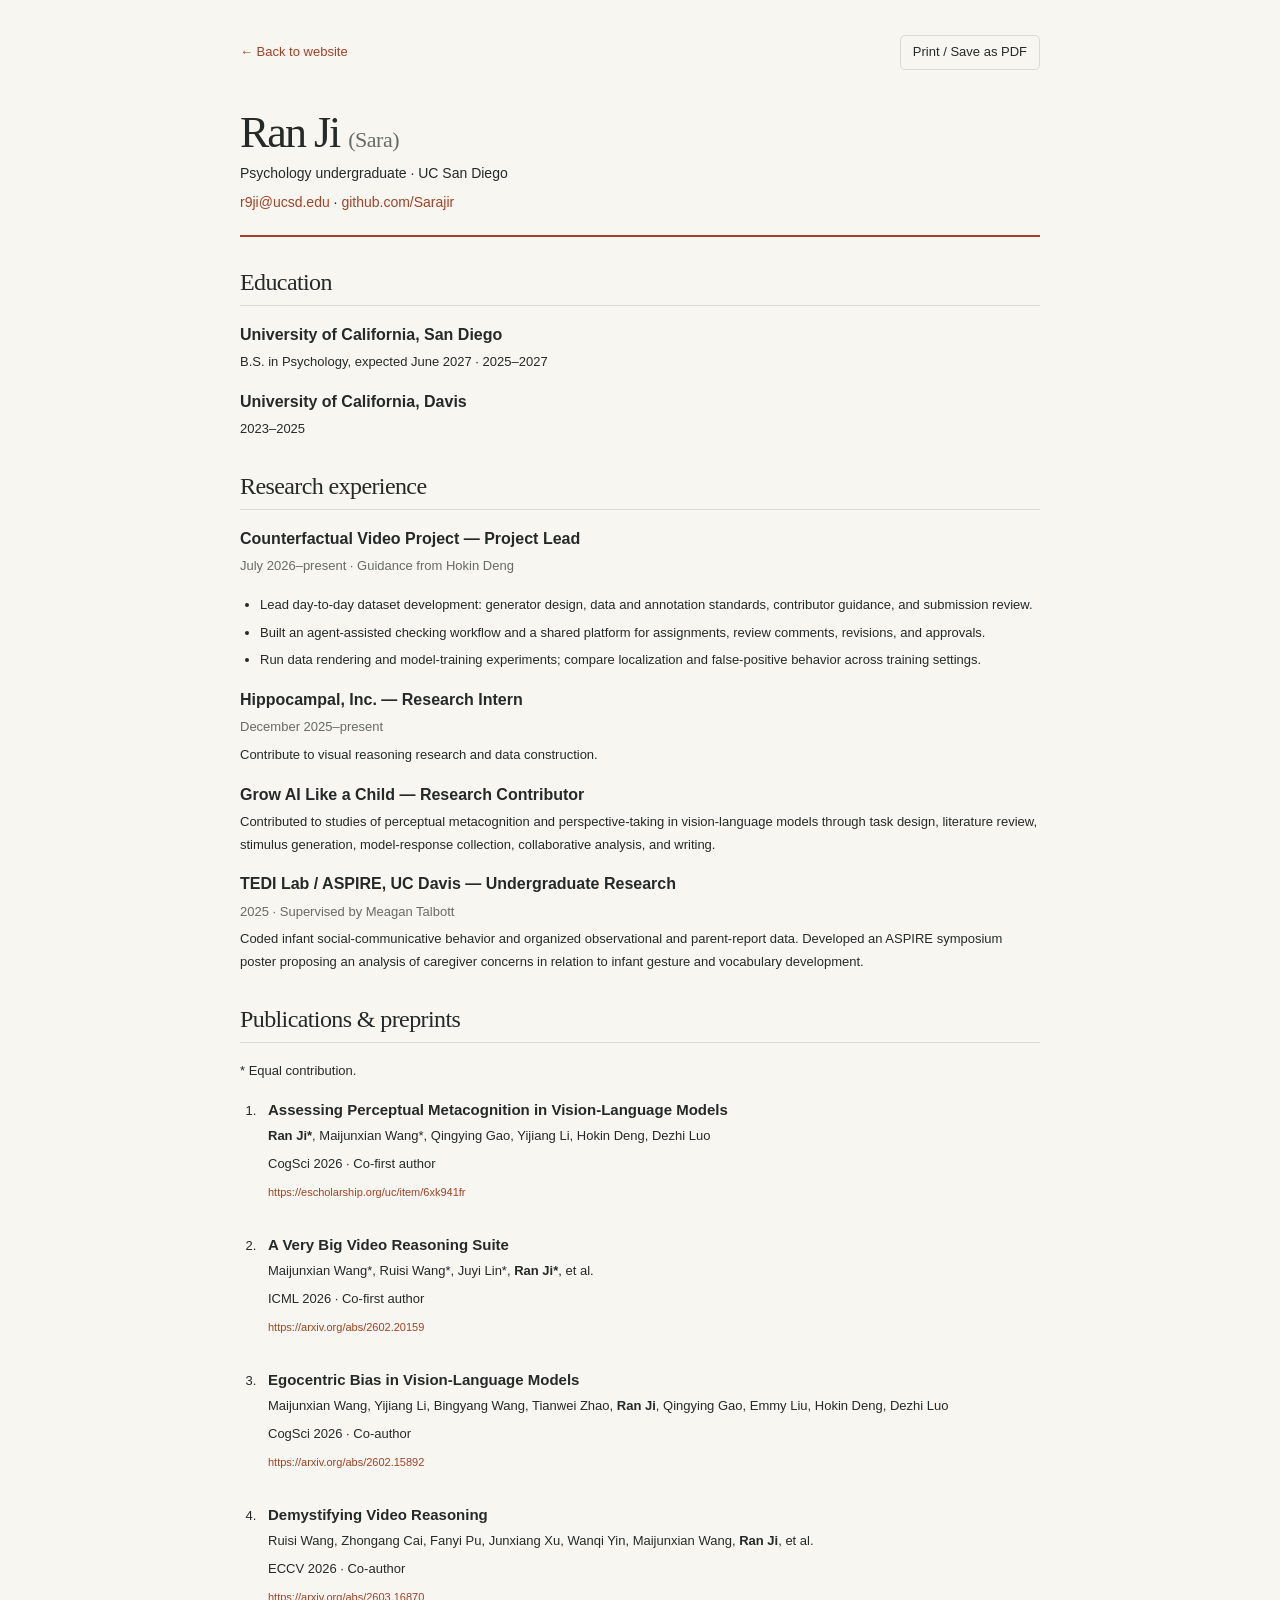
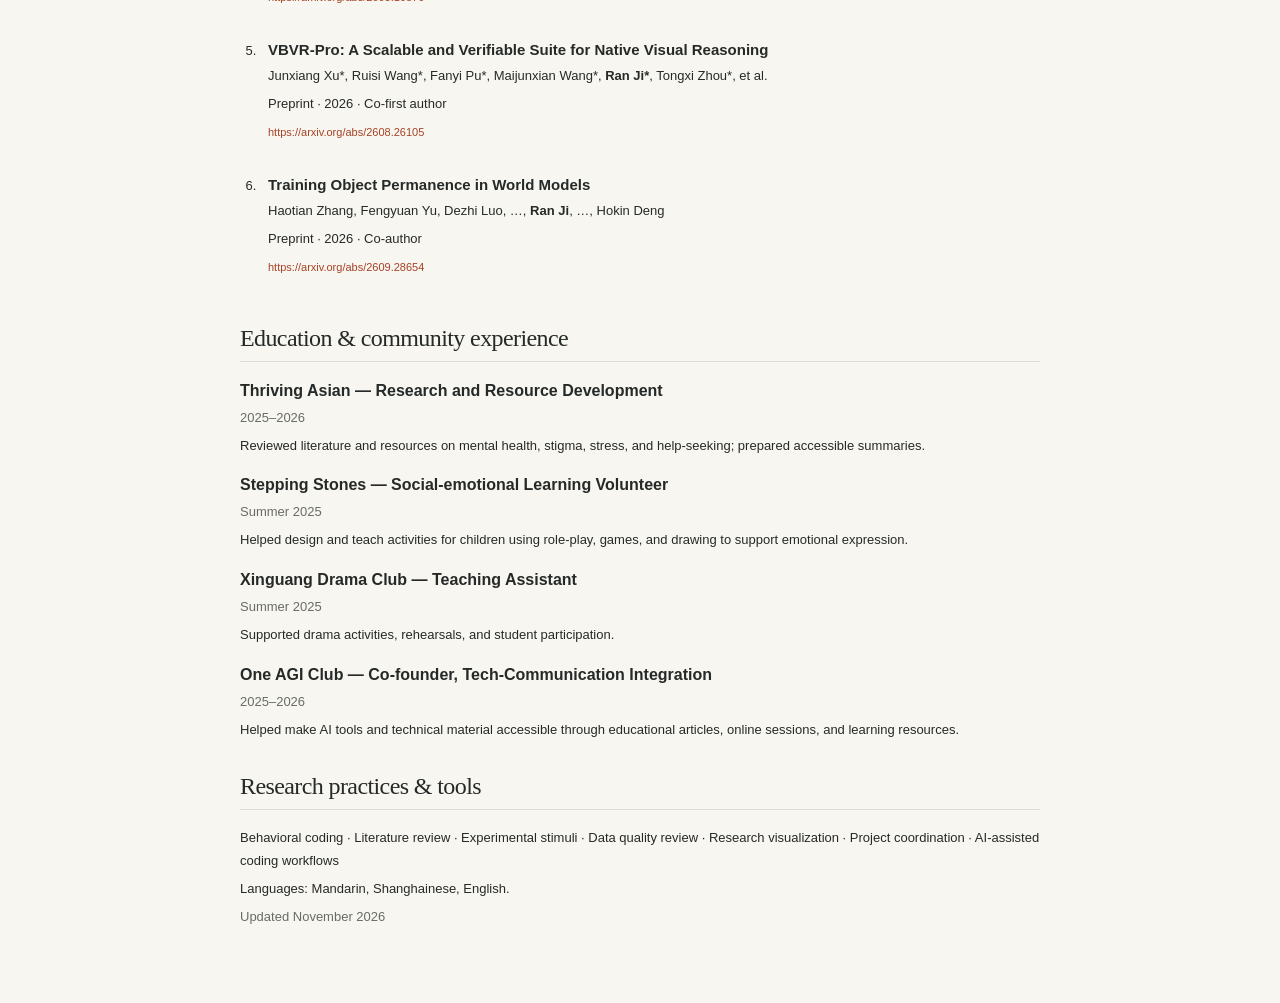
<file: cv.html>
<!doctype html><html lang="en"><head><meta charset="utf-8"><meta name="viewport" content="width=device-width, initial-scale=1"><title>Ran Ji (Sara) — CV</title><link rel="icon" href="favicon.svg"><link rel="stylesheet" href="styles.css"></head><body class="cv-page"><main class="cv"><div class="cv-toolbar"><a href="index.html">← Back to website</a><button onclick="window.print()">Print / Save as PDF</button></div><header><h1>Ran Ji <span>(Sara)</span></h1><p>Psychology undergraduate · UC San Diego</p><p><a href="mailto:r9ji@ucsd.edu">r9ji@ucsd.edu</a> · <a href="https://github.com/Sarajir">github.com/Sarajir</a></p></header><section><h2>Education</h2><h3>University of California, San Diego</h3><p>B.S. in Psychology, expected June 2027 · 2025–2027</p><h3>University of California, Davis</h3><p>2023–2025</p></section><section><h2>Research experience</h2><h3>Counterfactual Video Project — Project Lead</h3><p class="muted">July 2026–present · Guidance from Hokin Deng</p><ul><li>Lead day-to-day dataset development: generator design, data and annotation standards, contributor guidance, and submission review.</li><li>Built an agent-assisted checking workflow and a shared platform for assignments, review comments, revisions, and approvals.</li><li>Run data rendering and model-training experiments; compare localization and false-positive behavior across training settings.</li></ul><h3>Hippocampal, Inc. — Research Intern</h3><p class="muted">December 2025–present</p><p>Contribute to visual reasoning research and data construction.</p><h3>Grow AI Like a Child — Research Contributor</h3><p>Contributed to studies of perceptual metacognition and perspective-taking in vision-language models through task design, literature review, stimulus generation, model-response collection, collaborative analysis, and writing.</p><h3>TEDI Lab / ASPIRE, UC Davis — Undergraduate Research</h3><p class="muted">2025 · Supervised by Meagan Talbott</p><p>Coded infant social-communicative behavior and organized observational and parent-report data. Developed an ASPIRE symposium poster proposing an analysis of caregiver concerns in relation to infant gesture and vocabulary development.</p></section><section><h2>Publications & preprints</h2><p class="small">* Equal contribution.</p><ol class="cv-papers"><li><h3>Assessing Perceptual Metacognition in Vision-Language Models</h3><p><strong>Ran Ji*</strong>, Maijunxian Wang*, Qingying Gao, Yijiang Li, Hokin Deng, Dezhi Luo</p><p>CogSci 2026 · Co-first author</p><a href="https://escholarship.org/uc/item/6xk941fr">https://escholarship.org/uc/item/6xk941fr</a></li><li><h3>A Very Big Video Reasoning Suite</h3><p>Maijunxian Wang*, Ruisi Wang*, Juyi Lin*, <strong>Ran Ji*</strong>, et al.</p><p>ICML 2026 · Co-first author</p><a href="https://arxiv.org/abs/2602.20159">https://arxiv.org/abs/2602.20159</a></li><li><h3>Egocentric Bias in Vision-Language Models</h3><p>Maijunxian Wang, Yijiang Li, Bingyang Wang, Tianwei Zhao, <strong>Ran Ji</strong>, Qingying Gao, Emmy Liu, Hokin Deng, Dezhi Luo</p><p>CogSci 2026 · Co-author</p><a href="https://arxiv.org/abs/2602.15892">https://arxiv.org/abs/2602.15892</a></li><li><h3>Demystifying Video Reasoning</h3><p>Ruisi Wang, Zhongang Cai, Fanyi Pu, Junxiang Xu, Wanqi Yin, Maijunxian Wang, <strong>Ran Ji</strong>, et al.</p><p>ECCV 2026 · Co-author</p><a href="https://arxiv.org/abs/2603.16870">https://arxiv.org/abs/2603.16870</a></li><li><h3>VBVR-Pro: A Scalable and Verifiable Suite for Native Visual Reasoning</h3><p>Junxiang Xu*, Ruisi Wang*, Fanyi Pu*, Maijunxian Wang*, <strong>Ran Ji*</strong>, Tongxi Zhou*, et al.</p><p>Preprint · 2026 · Co-first author</p><a href="https://arxiv.org/abs/2608.26105">https://arxiv.org/abs/2608.26105</a></li><li><h3>Training Object Permanence in World Models</h3><p>Haotian Zhang, Fengyuan Yu, Dezhi Luo, …, <strong>Ran Ji</strong>, …, Hokin Deng</p><p>Preprint · 2026 · Co-author</p><a href="https://arxiv.org/abs/2609.28654">https://arxiv.org/abs/2609.28654</a></li></ol></section><section><h2>Education & community experience</h2><h3>Thriving Asian — Research and Resource Development</h3><p class="muted">2025–2026</p><p>Reviewed literature and resources on mental health, stigma, stress, and help-seeking; prepared accessible summaries.</p><h3>Stepping Stones — Social-emotional Learning Volunteer</h3><p class="muted">Summer 2025</p><p>Helped design and teach activities for children using role-play, games, and drawing to support emotional expression.</p><h3>Xinguang Drama Club — Teaching Assistant</h3><p class="muted">Summer 2025</p><p>Supported drama activities, rehearsals, and student participation.</p><h3>One AGI Club — Co-founder, Tech-Communication Integration</h3><p class="muted">2025–2026</p><p>Helped make AI tools and technical material accessible through educational articles, online sessions, and learning resources.</p></section><section><h2>Research practices & tools</h2><p>Behavioral coding · Literature review · Experimental stimuli · Data quality review · Research visualization · Project coordination · AI-assisted coding workflows</p><p>Languages: Mandarin, Shanghainese, English.</p></section><p class="small muted">Updated November 2026</p></main></body></html>
</file>
<file: styles.css>
:root{--bg:#f8f6f1;--ink:#252a28;--muted:#676c66;--accent:#a54225;--line:#d9dcd2;--panel:#eeeee5;--white:#fffef9;--soft:#e5e8da;color-scheme:light}html[data-theme=dark]{--bg:#1b211f;--ink:#e9e9de;--muted:#abb3aa;--accent:#f0a483;--line:#3b463e;--panel:#252e28;--white:#232a25;--soft:#364134;color-scheme:dark}*{box-sizing:border-box}html{scroll-behavior:smooth;scroll-padding-top:100px}body{margin:0;background:var(--bg);color:var(--ink);font-family:-apple-system,BlinkMacSystemFont,"Segoe UI",Arial,"PingFang SC",sans-serif;font-size:16px;line-height:1.75;-webkit-font-smoothing:antialiased}a{color:var(--accent);text-decoration:none;text-underline-offset:4px}a:hover{text-decoration:underline}button{font:inherit;color:inherit;cursor:pointer}button,a{-webkit-tap-highlight-color:transparent}button:focus-visible,a:focus-visible,summary:focus-visible{outline:2px solid var(--accent);outline-offset:5px}button{background:transparent;border:1px solid var(--line);border-radius:5px;padding:5px 12px}button:hover{background:var(--panel)}.zh{display:none}html[lang=zh-CN] .en{display:none}html[lang=zh-CN] .zh{display:inline}[hidden]{display:none!important}.skip-link{position:fixed;top:-100px;left:20px;padding:8px;background:var(--white);z-index:99}.skip-link:focus{top:12px}.topbar{max-width:1160px;margin:auto;min-height:86px;display:flex;align-items:center;gap:30px;padding:16px 40px;border-bottom:1px solid var(--line)}.wordmark{font-family:Georgia,serif;font-size:28px;font-weight:bold;color:var(--ink);white-space:nowrap}.wordmark span{font-family:inherit;font-style:italic;font-weight:normal;font-size:18px;color:var(--muted)}nav{display:flex;gap:27px;margin-left:auto;font-size:14px}nav a{color:var(--ink)}.controls{display:flex;gap:8px;font-size:13px}.controls button{min-width:38px;min-height:34px}main{max-width:1080px;margin:auto;padding:0 40px}.hero{display:grid;grid-template-columns:minmax(0,1fr) 225px;gap:78px;padding:80px 0 68px;align-items:start}.eyebrow{font-size:11px;letter-spacing:.14em;text-transform:uppercase;font-weight:650;color:var(--muted);margin:0 0 17px}.hero h1,.cv h1{font-family:Georgia,"Times New Roman",serif;font-size:62px;font-weight:normal;line-height:1.05;letter-spacing:-2px;margin:0}.hero h1 span,.cv h1 span{font-size:.5em;color:var(--muted);letter-spacing:-.5px}.chinese-name{font-size:17px;letter-spacing:.2em;margin:13px 0 27px;color:var(--muted)}.lead{font-family:Georgia,"Times New Roman",serif;font-size:26px;line-height:1.4;letter-spacing:-.4px;margin:0 0 24px}.hero-copy>p:not(.lead):not(.eyebrow):not(.chinese-name){max-width:590px;color:var(--muted);font-size:15px}.hero-links{display:flex;gap:25px;flex-wrap:wrap;margin-top:25px;font-size:14px;font-weight:550}.portrait{margin:18px 0 0}.portrait img{display:block;width:100%;height:285px;object-fit:cover;object-position:50% 37%;border-radius:100px 100px 5px 5px}.portrait figcaption{font-family:Georgia,serif;font-style:italic;color:var(--muted);font-size:13px;line-height:1.6;margin:16px 6px}.section{padding:52px 0;border-top:1px solid var(--line)}.section-heading{display:flex;justify-content:space-between;align-items:center;gap:24px;margin-bottom:20px}.section-heading .eyebrow{margin-bottom:10px}h2{font-family:Georgia,"Times New Roman",serif;font-size:31px;font-weight:normal;line-height:1.25;letter-spacing:-.6px;margin:0}h3{font-size:18px;line-height:1.45;margin:0 0 10px;font-weight:600}.status{font-size:11px;border:1px solid var(--line);padding:6px 10px;border-radius:30px;white-space:nowrap;color:var(--muted)}.status:before{content:'';display:inline-block;width:6px;height:6px;border-radius:50%;background:#718160;margin-right:8px}.section-intro{font-family:Georgia,serif;font-size:24px;line-height:1.4;margin:24px 0}.research-body{display:grid;grid-template-columns:minmax(0,1fr) 260px;gap:48px}.research-body p{font-size:15px;color:var(--muted);margin:0 0 15px}.research-note{background:var(--panel);border-radius:3px;padding:25px 25px 18px;align-self:start;margin-top:5px}.note-index{font-size:10px;letter-spacing:.12em;color:var(--muted)}.research-note ol{padding:0;list-style:none;counter-reset:steps;margin:15px 0 20px}.research-note li{counter-increment:steps;padding:11px 0;border-bottom:1px solid var(--line);font-size:14px}.research-note li:before{content:'0'counter(steps);font-size:11px;color:var(--accent);padding-right:14px}.research-note p{font-size:11px;line-height:1.8;margin-bottom:0}.small{font-size:12px}.muted{color:var(--muted)}.filters{display:flex;gap:4px;flex-wrap:wrap}.filters button{border:0;padding:6px 10px;font-size:12px;color:var(--muted)}.filters button[aria-pressed=true]{background:var(--ink);color:var(--bg)}.paper{padding:25px 0;border-bottom:1px solid var(--line)}.paper:last-child{border-bottom:0}.paper-meta{display:flex;align-items:center;gap:15px;font-size:11px;font-weight:600;letter-spacing:.03em;color:var(--accent);margin-bottom:10px}.paper-meta .role{color:var(--muted);font-weight:normal}.paper h3{font-size:20px;max-width:780px;line-height:1.4;margin-bottom:8px}.paper h3 a{color:var(--ink)}.paper h3 a>span{font-size:14px;color:var(--muted)}.authors{font-size:12px;color:var(--muted);line-height:1.7;margin:0 0 10px;max-width:780px}.authors strong{color:var(--ink)}.paper-description{font-size:14px;margin:0 0 12px;color:var(--muted)}.award{font-size:11px;color:var(--accent);margin:0 0 12px}.paper-bottom{display:flex;align-items:flex-start;gap:35px;font-size:12px}.paper-links{display:flex;gap:18px;flex-shrink:0;padding-top:1px}details{max-width:640px}summary{cursor:pointer;color:var(--muted)}details[open] summary{color:var(--accent)}details p{font-size:13px;line-height:1.7;margin:10px 0 0;color:var(--muted);border-left:2px solid var(--line);padding-left:14px}.experience-grid{display:grid;grid-template-columns:1fr 1fr;gap:34px 50px;margin-top:30px}.experience-grid article{padding-left:18px;border-left:2px solid var(--line)}.date{font-size:11px;color:var(--accent);margin:0 0 8px}.experience-grid p:not(.date){font-size:14px;color:var(--muted);margin:0 0 10px}.experience-grid a{font-size:13px}.education{display:grid;grid-template-columns:1fr 1.6fr;gap:40px}.education-list article+article{margin-top:25px}.education-list h3{font-size:16px;margin-bottom:5px}.education-list p{font-size:14px;color:var(--muted);margin:0}footer{padding:55px 0 45px;border-top:1px solid var(--line);display:flex;justify-content:space-between;gap:30px}footer h2{font-size:28px;margin-bottom:22px}.footer-email{font-size:17px}.footer-meta{align-self:flex-end;color:var(--muted);font-size:11px}.footer-meta p{margin:4px 0}.footer-meta a{display:block;margin-top:12px}.cv{max-width:900px;padding:35px 50px 70px}.cv-toolbar{display:flex;justify-content:space-between;align-items:center;font-size:13px;margin-bottom:40px}.cv h1{font-size:44px}.cv header{border-bottom:2px solid var(--accent);padding-bottom:15px}.cv header p{margin:5px 0;font-size:14px}.cv section{margin-top:30px}.cv h2{font-size:24px;border-bottom:1px solid var(--line);padding-bottom:8px;margin-bottom:17px}.cv h3{font-size:16px;margin-top:16px;margin-bottom:5px}.cv p,.cv li{font-size:13px;margin:5px 0}.cv ul{padding-left:20px}.cv-papers{padding-left:20px}.cv-papers li{padding:0 0 14px 8px}.cv-papers h3{font-size:15px}.cv-papers a{font-size:11px;overflow-wrap:anywhere}
@media(min-width:1300px){.hero{padding-top:95px}.hero h1{font-size:68px}}@media(max-width:760px){.topbar{padding:13px 22px;gap:12px;flex-wrap:wrap}.wordmark{font-size:24px}.controls{margin-left:auto}nav{order:3;width:100%;margin:0;justify-content:space-between;gap:12px;font-size:13px;padding-top:5px}main{padding:0 24px}.hero{gap:24px;grid-template-columns:minmax(0,1fr) 125px;padding:45px 0}.hero h1{font-size:42px}.hero h1 span{display:block;margin-top:8px}.hero .lead{font-size:22px}.portrait img{height:175px;border-radius:65px 65px 4px 4px}.portrait figcaption{font-size:11px}.hero-copy>p:not(.eyebrow):not(.chinese-name):not(.lead){font-size:14px}.hero-links{gap:12px;font-size:12px}.section{padding:35px 0}.section-heading{flex-wrap:wrap;gap:15px}h2{font-size:27px}.research-body{grid-template-columns:1fr;gap:15px}.research-note{padding:18px 22px}.research-note ol{margin:10px 0}.section-intro{font-size:22px}.paper h3{font-size:18px}.paper-bottom{gap:20px;flex-wrap:wrap}.experience-grid{gap:27px;grid-template-columns:1fr}.education{grid-template-columns:1fr;gap:25px}footer{flex-direction:column}.footer-meta{align-self:flex-start}.cv{padding:24px}.cv-toolbar{gap:20px}.cv h1{font-size:38px}}@media(max-width:450px){.hero{display:flex;flex-direction:column}.portrait{order:-1;display:flex;align-items:center;gap:20px;margin:0}.portrait img{width:85px;height:105px;border-radius:45px 45px 3px 3px}.portrait figcaption{max-width:170px;margin:0}.hero h1{font-size:46px}.hero h1 span{display:inline}.hero .lead{font-size:24px}.chinese-name{margin-bottom:20px}.status{white-space:normal}.paper-bottom{display:block}.paper-bottom details{margin-top:10px}}@media(prefers-reduced-motion:reduce){html{scroll-behavior:auto}}@media print{@page{margin:17mm}body{background:white;color:#111}.cv{padding:0;max-width:none}.cv-toolbar{display:none}.cv header{border-color:#555}.cv p,.cv li{font-size:10pt;line-height:1.45}.cv h3{break-after:avoid}.cv h2{break-after:avoid;font-size:18pt}.cv-papers li{break-inside:avoid}.cv a{color:#333}.cv .muted{color:#555}.cv section{margin-top:18px}}
</file>
